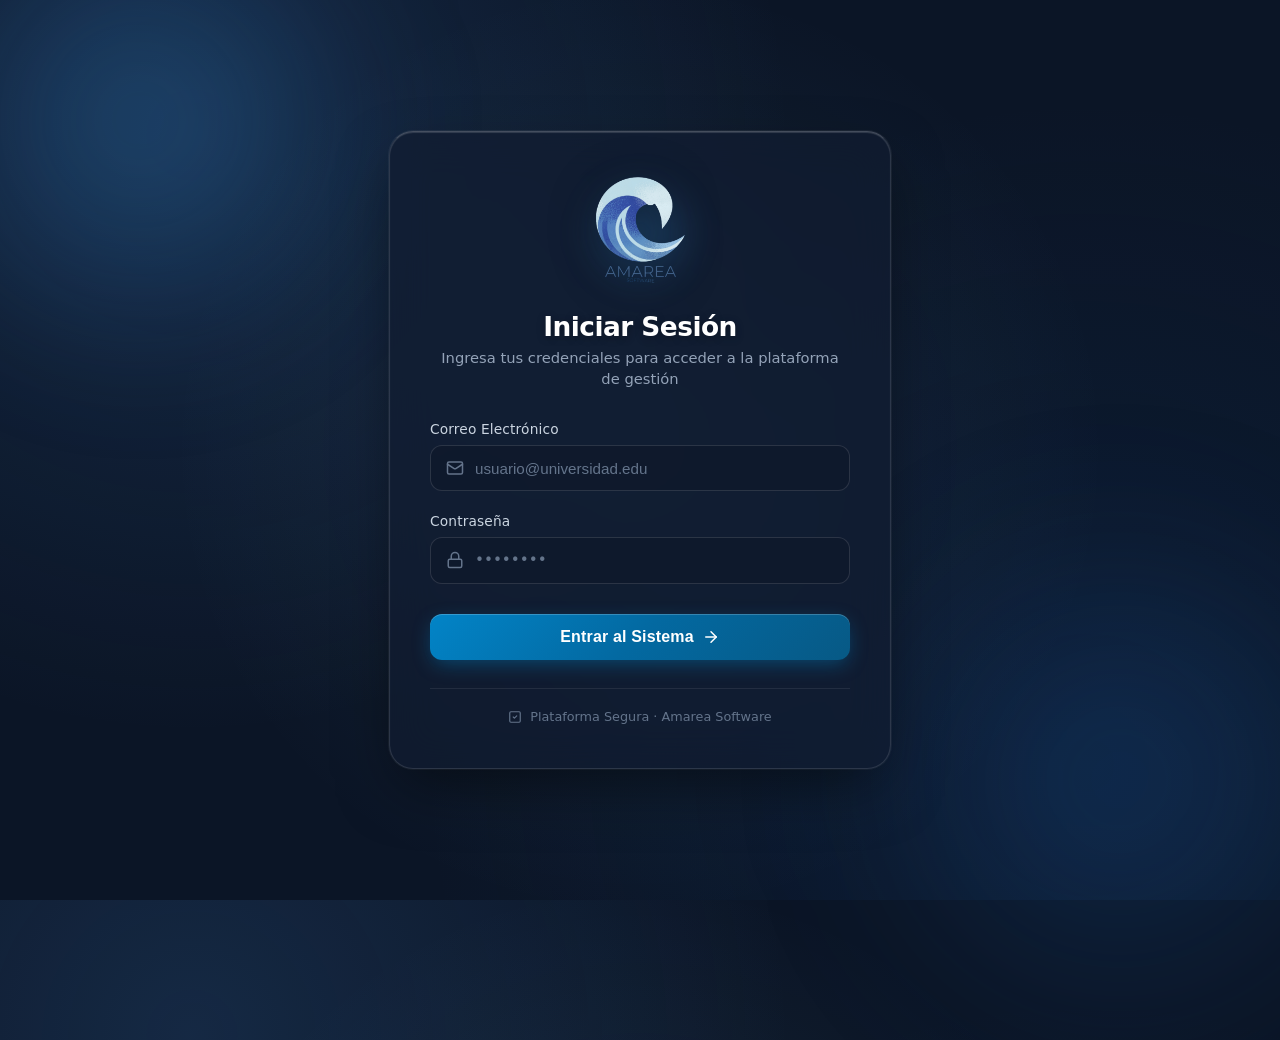
<file: src/main/resources/static/index.html>
<!DOCTYPE html>
<html lang="es">

<head>
    <meta charset="UTF-8">
    <meta name="viewport" content="width=device-width, initial-scale=1.0">
    <title>Iniciar Sesión - Centros de Acopio</title>
    <link rel="stylesheet" href="estilos.css">
</head>

<body class="login-page-body">

    <!-- Orbes ambientales con glow -->
    <div class="login-bg-glow-1"></div>
    <div class="login-bg-glow-2"></div>

    <div class="login-card">
        <div class="login-brand">
            <div class="login-logo-wrapper">
                <img src="logo.png" alt="Amarea Software" class="login-logo">
            </div>
            <h1 class="login-header-title">Iniciar Sesión</h1>
            <p class="login-header-subtitle">Ingresa tus credenciales para acceder a la plataforma de gestión</p>
        </div>

        <!-- Mensaje de error discreto y moderno para feedback del backend -->
        <div id="alertMessage" class="alert-error">
            <svg width="18" height="18" viewBox="0 0 24 24" fill="none" stroke="currentColor" stroke-width="2" stroke-linecap="round" stroke-linejoin="round">
                <circle cx="12" cy="12" r="10"></circle>
                <line x1="12" y1="8" x2="12" y2="12"></line>
                <line x1="12" y1="16" x2="12.01" y2="16"></line>
            </svg>
            <span id="alertText"></span>
        </div>

        <form id="loginForm">
            <div class="login-input-group">
                <label for="email" class="login-label">Correo Electrónico</label>
                <div class="login-field-box">
                    <span class="login-field-icon">
                        <svg width="18" height="18" viewBox="0 0 24 24" fill="none" stroke="currentColor" stroke-width="2" stroke-linecap="round" stroke-linejoin="round">
                            <rect width="20" height="16" x="2" y="4" rx="2"></rect>
                            <path d="m22 7-8.97 5.7a1.94 1.94 0 0 1-2.06 0L2 7"></path>
                        </svg>
                    </span>
                    <input type="email" id="email" class="login-input" placeholder="usuario@universidad.edu" required autocomplete="username">
                </div>
            </div>

            <div class="login-input-group">
                <label for="password" class="login-label">Contraseña</label>
                <div class="login-field-box">
                    <span class="login-field-icon">
                        <svg width="18" height="18" viewBox="0 0 24 24" fill="none" stroke="currentColor" stroke-width="2" stroke-linecap="round" stroke-linejoin="round">
                            <rect width="18" height="11" x="3" y="11" rx="2" ry="2"></rect>
                            <path d="M7 11V7a5 5 0 0 1 10 0v4"></path>
                        </svg>
                    </span>
                    <input autocomplete="current-password" type="password" id="password" class="login-input" placeholder="••••••••" required>
                </div>
            </div>

            <button type="submit" id="btnSubmit" class="btn-login">
                <span>Entrar al Sistema</span>
                <svg width="18" height="18" viewBox="0 0 24 24" fill="none" stroke="currentColor" stroke-width="2" stroke-linecap="round" stroke-linejoin="round">
                    <path d="M5 12h14"></path>
                    <path d="m12 5 7 7-7 7"></path>
                </svg>
            </button>
        </form>

        <div class="login-footer-info">
            <svg width="14" height="14" viewBox="0 0 24 24" fill="none" stroke="currentColor" stroke-width="2" stroke-linecap="round" stroke-linejoin="round">
                <rect width="18" height="18" x="3" y="3" rx="2"></rect>
                <path d="m9 12 2 2 4-4"></path>
            </svg>
            <span>Plataforma Segura · Amarea Software</span>
        </div>
    </div>

    <script>
        const loginForm = document.getElementById('loginForm');
        const emailInput = document.getElementById('email');
        const passwordInput = document.getElementById('password');
        const btnSubmit = document.getElementById('btnSubmit');
        const alertMessage = document.getElementById('alertMessage');
        const alertText = document.getElementById('alertText');

        function mostrarError(mensaje) {
            alertText.textContent = mensaje;
            alertMessage.style.display = 'flex';
        }

        function limpiarError() {
            alertMessage.style.display = 'none';
            alertText.textContent = '';
        }

        loginForm.addEventListener('submit', async (e) => {
            e.preventDefault();
            limpiarError();

            const email = emailInput.value.trim();
            const password = passwordInput.value;

            if (!email || !password) {
                mostrarError('Por favor completa todos los campos requeridos.');
                return;
            }

            btnSubmit.disabled = true;
            btnSubmit.textContent = 'Verificando...';

            try {
                const response = await fetch('/api/auth/login', {
                    method: 'POST',
                    headers: {
                        'Content-Type': 'application/json'
                    },
                    body: JSON.stringify({ email, password })
                });

                if (!response.ok) {
                    let mensajeError = 'Credenciales incorrectas o usuario no encontrado.';
                    try {
                        const errorData = await response.json();
                        if (errorData && errorData.mensaje) {
                            mensajeError = errorData.mensaje;
                        }
                    } catch (parseErr) {
                        // Respuesta sin formato JSON
                    }
                    mostrarError(mensajeError);
                    btnSubmit.disabled = false;
                    btnSubmit.textContent = 'Entrar al Sistema';
                    return;
                }

                const data = await response.json();

                // Persistir sesión del usuario
                const rolEnMinuscula = (data.rol || '').toLowerCase();
                sessionStorage.setItem('rolActivo', rolEnMinuscula);
                sessionStorage.setItem('usuarioId', data.id);
                sessionStorage.setItem('usuarioNombre', data.nombre);
                sessionStorage.setItem('email', data.email);
                sessionStorage.setItem('usuarioEmail', data.email);
                sessionStorage.setItem('usuarioActivo', JSON.stringify(data));
                if (data.centroId) {
                    sessionStorage.setItem('centroId', data.centroId);
                    sessionStorage.setItem('centroNombre', data.centroNombre || '');
                    sessionStorage.setItem('tieneCentroAsignado', 'true');
                } else {
                    sessionStorage.removeItem('centroId');
                    sessionStorage.removeItem('centroNombre');
                    sessionStorage.setItem('tieneCentroAsignado', 'false');
                }
                if (data.institucionId) {
                    sessionStorage.setItem('institucionId', data.institucionId);
                    sessionStorage.setItem('institucionNombre', data.institucionNombre || '');
                }

                // Redirección inmediata al Menú Principal
                window.location.href = 'menu.html';

            } catch (networkError) {
                console.error('Error de conexión:', networkError);
                mostrarError('No se pudo conectar con el servidor backend. Verifica tu conexión.');
                btnSubmit.disabled = false;
                btnSubmit.textContent = 'Entrar al Sistema';
            }
        });
    </script>
</body>

</html>
</file>
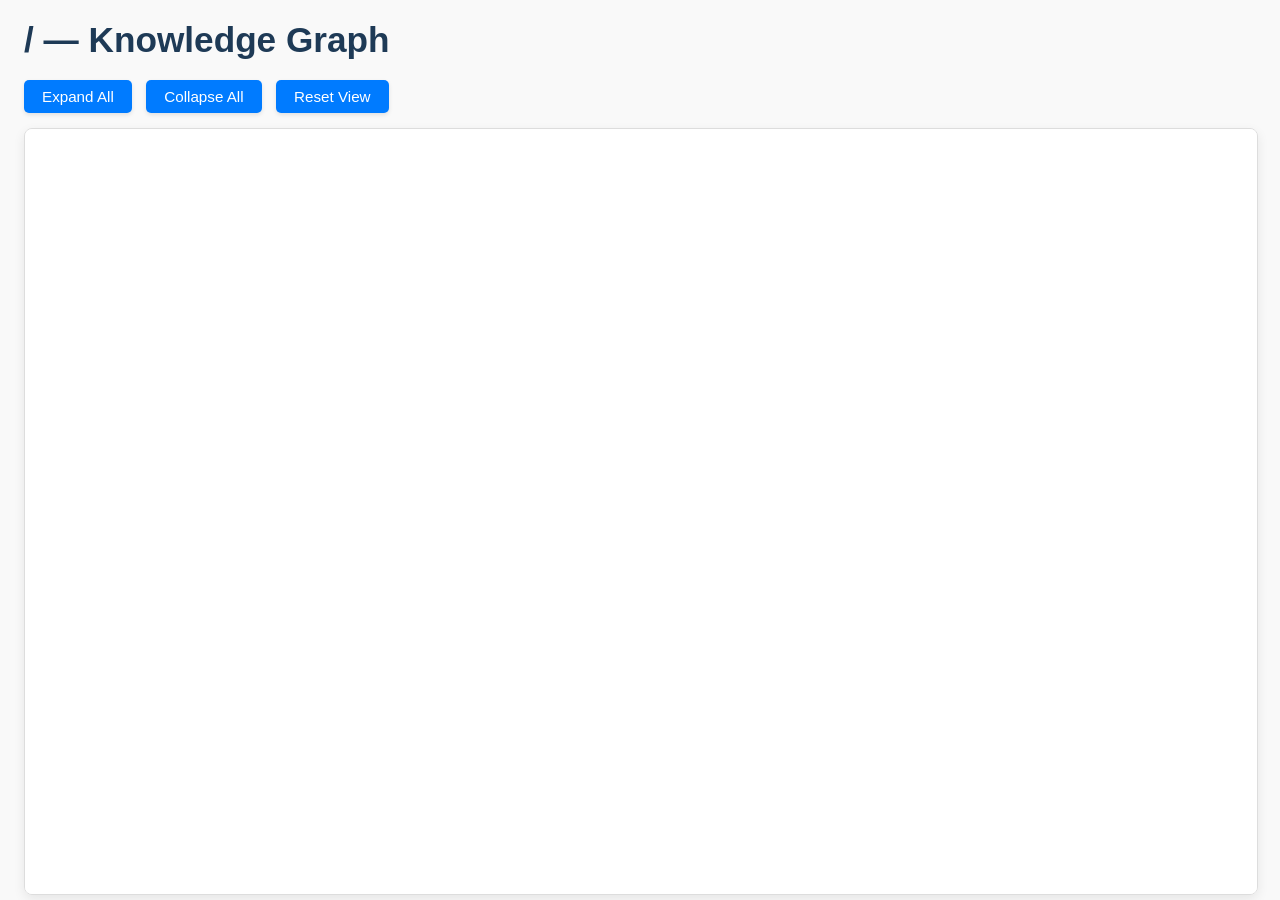
<file: graphify-out/GRAPH_TREE.html>
<!DOCTYPE html>
<html lang="en">
<head>
  <meta charset="UTF-8">
  <title>/ — graphify tree viewer</title>
  <style>
    body {
      font-family: 'Segoe UI', sans-serif;
      margin: 0;
      padding: 0;
      background: #f9f9f9;
      color: #333;
    }
    h1 {
      margin: 20px 0 0 24px;
      font-size: 2.2rem;
      font-weight: bold;
      color: #1e3a56;
    }
    .controls {
      margin: 20px 0 15px 24px;
    }
    button {
      margin-right: 10px;
      padding: 8px 18px;
      background: #007bff;
      color: #fff;
      border: none;
      border-radius: 5px;
      font-size: 0.95rem;
      cursor: pointer;
      transition: background 0.2s ease-in-out;
      box-shadow: 0 2px 4px rgba(0,0,0,0.1);
    }
    button:hover {
      background: #0056b3;
    }
    button:active {
      background: #004085;
    }
    #tree-container {
      width: calc(100vw - 48px); /* Adjust for body margin/padding */
      height: 85vh;
      overflow: auto;
      border-radius: 8px;
      background: #fff;
      margin-left: 24px;
      margin-right: 24px;
      box-shadow: 0 4px 12px rgba(0,0,0,0.08);
      border: 1px solid #ddd;
    }
    svg {
      background: #fff;
      border-radius: 8px;
      display: block; /* Important for D3 */
    }
    .node circle {
      stroke-width: 2.5px;
    }
    .node text { /* Base style for the <text> container */
      font: 13px 'Segoe UI', sans-serif;
      paint-order: stroke fill; /* Ensures text is readable over lines */
      stroke: #fff; /* White halo */
      stroke-width: 3px; /* Halo thickness */
      stroke-linejoin: round;
      stroke-opacity: 0.85; /* Halo opacity */
    }
    .link {
      fill: none;
      stroke-opacity: 0.7;
      stroke-width: 2px;
    }
  </style>
</head>
<body>
  <h1>/ — Knowledge Graph</h1>
  <div class="controls">
    <button onclick="expandAll()">Expand All</button>
    <button onclick="collapseAll()">Collapse All</button>
    <button onclick="resetView()">Reset View</button>
  </div>
  <div id="tree-container">
    <svg id="tree-svg" width="6000" height="8000"></svg>
  </div>

  <script src="https://d3js.org/d3.v7.min.js"></script>
  <script>
    const initialJsonData = {"name":"/","total_count":659,"children":[{"name":"mvnw","total_count":9,"children":[{"name":"clean()","total_count":1,"children":[]},{"name":"die()","total_count":1,"children":[]},{"name":"exec_maven()","total_count":1,"children":[]},{"name":"hash_string()","total_count":1,"children":[]},{"name":"mvnw script","total_count":1,"children":[]},{"name":"native_path()","total_count":1,"children":[]},{"name":"set_java_home()","total_count":1,"children":[]},{"name":"trim()","total_count":1,"children":[]},{"name":"verbose()","total_count":1,"children":[]}]},{"name":"pom.xml","total_count":1,"children":[{"name":"com.hackaton:prog","total_count":1,"children":[]}]},{"name":"src","total_count":649,"children":[{"name":"main","total_count":630,"children":[{"name":"java","total_count":630,"children":[{"name":"com","total_count":630,"children":[{"name":"hackaton","total_count":630,"children":[{"name":"prog","total_count":630,"children":[{"name":"controller","total_count":23,"children":[{"name":"AuthController.java","total_count":3,"children":[{"name":".AuthController()","total_count":1,"children":[]},{"name":".login()","total_count":1,"children":[]},{"name":"AuthController","total_count":1,"children":[]}]},{"name":"CoordinadorController.java","total_count":6,"children":[{"name":".CoordinadorController()","total_count":1,"children":[]},{"name":".guardarCampania()","total_count":1,"children":[]},{"name":".obtenerCatalogos()","total_count":1,"children":[]},{"name":".obtenerDashboard()","total_count":1,"children":[]},{"name":".registrarCentro()","total_count":1,"children":[]},{"name":"CoordinadorController","total_count":1,"children":[]}]},{"name":"EncargadoController.java","total_count":5,"children":[{"name":".EncargadoController()","total_count":1,"children":[]},{"name":".obtenerCatalogos()","total_count":1,"children":[]},{"name":".obtenerDashboard()","total_count":1,"children":[]},{"name":".registrarMovimiento()","total_count":1,"children":[]},{"name":"EncargadoController","total_count":1,"children":[]}]},{"name":"MenuController.java","total_count":4,"children":[{"name":".MenuController()","total_count":1,"children":[]},{"name":".obtenerContexto()","total_count":1,"children":[]},{"name":".validarAcceso()","total_count":1,"children":[]},{"name":"MenuController","total_count":1,"children":[]}]},{"name":"RecepcionController.java","total_count":5,"children":[{"name":".listarArticulos()","total_count":1,"children":[]},{"name":".obtenerResumen()","total_count":1,"children":[]},{"name":".RecepcionController()","total_count":1,"children":[]},{"name":".registrarDonacion()","total_count":1,"children":[]},{"name":"RecepcionController","total_count":1,"children":[]}]}]},{"name":"dto","total_count":277,"children":[{"name":"ArticuloItemDTO.java","total_count":10,"children":[{"name":".ArticuloItemDTO()","total_count":1,"children":[]},{"name":".getCategoria()","total_count":1,"children":[]},{"name":".getId()","total_count":1,"children":[]},{"name":".getNombre()","total_count":1,"children":[]},{"name":".getUnidad()","total_count":1,"children":[]},{"name":".setCategoria()","total_count":1,"children":[]},{"name":".setId()","total_count":1,"children":[]},{"name":".setNombre()","total_count":1,"children":[]},{"name":".setUnidad()","total_count":1,"children":[]},{"name":"ArticuloItemDTO","total_count":1,"children":[]}]},{"name":"ArticuloStockDTO.java","total_count":12,"children":[{"name":".ArticuloStockDTO()","total_count":1,"children":[]},{"name":".getCategoria()","total_count":1,"children":[]},{"name":".getId()","total_count":1,"children":[]},{"name":".getNombre()","total_count":1,"children":[]},{"name":".getStock()","total_count":1,"children":[]},{"name":".getUnidad()","total_count":1,"children":[]},{"name":".setCategoria()","total_count":1,"children":[]},{"name":".setId()","total_count":1,"children":[]},{"name":".setNombre()","total_count":1,"children":[]},{"name":".setStock()","total_count":1,"children":[]},{"name":".setUnidad()","total_count":1,"children":[]},{"name":"ArticuloStockDTO","total_count":1,"children":[]}]},{"name":"CatalogosCoordinadorDTO.java","total_count":6,"children":[{"name":".CatalogosCoordinadorDTO()","total_count":1,"children":[]},{"name":".getCampanias()","total_count":1,"children":[]},{"name":".getEncargados()","total_count":1,"children":[]},{"name":".setCampanias()","total_count":1,"children":[]},{"name":".setEncargados()","total_count":1,"children":[]},{"name":"CatalogosCoordinadorDTO","total_count":1,"children":[]}]},{"name":"CatalogosEncargadoDTO.java","total_count":14,"children":[{"name":".CatalogosEncargadoDTO()","total_count":1,"children":[]},{"name":".getArticulos()","total_count":1,"children":[]},{"name":".getCampaniaId()","total_count":1,"children":[]},{"name":".getCampaniaNombre()","total_count":1,"children":[]},{"name":".getCentroId()","total_count":1,"children":[]},{"name":".getCentrosDestino()","total_count":1,"children":[]},{"name":".getInstituciones()","total_count":1,"children":[]},{"name":".setArticulos()","total_count":1,"children":[]},{"name":".setCampaniaId()","total_count":1,"children":[]},{"name":".setCampaniaNombre()","total_count":1,"children":[]},{"name":".setCentroId()","total_count":1,"children":[]},{"name":".setCentrosDestino()","total_count":1,"children":[]},{"name":".setInstituciones()","total_count":1,"children":[]},{"name":"CatalogosEncargadoDTO","total_count":1,"children":[]}]},{"name":"CentroComparativaDTO.java","total_count":10,"children":[{"name":".CentroComparativaDTO()","total_count":1,"children":[]},{"name":".getEncargado()","total_count":1,"children":[]},{"name":".getId()","total_count":1,"children":[]},{"name":".getNombre()","total_count":1,"children":[]},{"name":".getStock()","total_count":1,"children":[]},{"name":".setEncargado()","total_count":1,"children":[]},{"name":".setId()","total_count":1,"children":[]},{"name":".setNombre()","total_count":1,"children":[]},{"name":".setStock()","total_count":1,"children":[]},{"name":"CentroComparativaDTO","total_count":1,"children":[]}]},{"name":"DashboardCentroDTO.java","total_count":18,"children":[{"name":".DashboardCentroDTO()","total_count":1,"children":[]},{"name":".getCampaniaId()","total_count":1,"children":[]},{"name":".getCampaniaNombre()","total_count":1,"children":[]},{"name":".getCentroId()","total_count":1,"children":[]},{"name":".getCentroNombre()","total_count":1,"children":[]},{"name":".getHistorial()","total_count":1,"children":[]},{"name":".getMetaCampania()","total_count":1,"children":[]},{"name":".getStockTotal()","total_count":1,"children":[]},{"name":".getTotalMermasMes()","total_count":1,"children":[]},{"name":".setCampaniaId()","total_count":1,"children":[]},{"name":".setCampaniaNombre()","total_count":1,"children":[]},{"name":".setCentroId()","total_count":1,"children":[]},{"name":".setCentroNombre()","total_count":1,"children":[]},{"name":".setHistorial()","total_count":1,"children":[]},{"name":".setMetaCampania()","total_count":1,"children":[]},{"name":".setStockTotal()","total_count":1,"children":[]},{"name":".setTotalMermasMes()","total_count":1,"children":[]},{"name":"DashboardCentroDTO","total_count":1,"children":[]}]},{"name":"DashboardGlobalDTO.java","total_count":16,"children":[{"name":".DashboardGlobalDTO()","total_count":1,"children":[]},{"name":".getArticuloMasDonado()","total_count":1,"children":[]},{"name":".getCampaniaNombre()","total_count":1,"children":[]},{"name":".getCentros()","total_count":1,"children":[]},{"name":".getCentrosActivos()","total_count":1,"children":[]},{"name":".getMermaTotal()","total_count":1,"children":[]},{"name":".getMetaCampania()","total_count":1,"children":[]},{"name":".getStockGlobal()","total_count":1,"children":[]},{"name":".setArticuloMasDonado()","total_count":1,"children":[]},{"name":".setCampaniaNombre()","total_count":1,"children":[]},{"name":".setCentros()","total_count":1,"children":[]},{"name":".setCentrosActivos()","total_count":1,"children":[]},{"name":".setMermaTotal()","total_count":1,"children":[]},{"name":".setMetaCampania()","total_count":1,"children":[]},{"name":".setStockGlobal()","total_count":1,"children":[]},{"name":"DashboardGlobalDTO","total_count":1,"children":[]}]},{"name":"ErrorResponse.java","total_count":10,"children":[{"name":".ErrorResponse()","total_count":1,"children":[]},{"name":".getError()","total_count":1,"children":[]},{"name":".getMensaje()","total_count":1,"children":[]},{"name":".getStatus()","total_count":1,"children":[]},{"name":".getTimestamp()","total_count":1,"children":[]},{"name":".setError()","total_count":1,"children":[]},{"name":".setMensaje()","total_count":1,"children":[]},{"name":".setStatus()","total_count":1,"children":[]},{"name":".setTimestamp()","total_count":1,"children":[]},{"name":"ErrorResponse","total_count":1,"children":[]}]},{"name":"GuardarCampaniaRequest.java","total_count":14,"children":[{"name":".getActivo()","total_count":1,"children":[]},{"name":".getDescripcion()","total_count":1,"children":[]},{"name":".getFechaFin()","total_count":1,"children":[]},{"name":".getFechaInicio()","total_count":1,"children":[]},{"name":".getMetaUnidades()","total_count":1,"children":[]},{"name":".getNombre()","total_count":1,"children":[]},{"name":".GuardarCampaniaRequest()","total_count":1,"children":[]},{"name":".setActivo()","total_count":1,"children":[]},{"name":".setDescripcion()","total_count":1,"children":[]},{"name":".setFechaFin()","total_count":1,"children":[]},{"name":".setFechaInicio()","total_count":1,"children":[]},{"name":".setMetaUnidades()","total_count":1,"children":[]},{"name":".setNombre()","total_count":1,"children":[]},{"name":"GuardarCampaniaRequest","total_count":1,"children":[]}]},{"name":"GuardarCentroRequest.java","total_count":18,"children":[{"name":".getActivo()","total_count":1,"children":[]},{"name":".getCampaniaId()","total_count":1,"children":[]},{"name":".getEncargadoId()","total_count":1,"children":[]},{"name":".getInstitucion()","total_count":1,"children":[]},{"name":".getLatitud()","total_count":1,"children":[]},{"name":".getLongitud()","total_count":1,"children":[]},{"name":".getNombre()","total_count":1,"children":[]},{"name":".getUbicacion()","total_count":1,"children":[]},{"name":".GuardarCentroRequest()","total_count":1,"children":[]},{"name":".setActivo()","total_count":1,"children":[]},{"name":".setCampaniaId()","total_count":1,"children":[]},{"name":".setEncargadoId()","total_count":1,"children":[]},{"name":".setInstitucion()","total_count":1,"children":[]},{"name":".setLatitud()","total_count":1,"children":[]},{"name":".setLongitud()","total_count":1,"children":[]},{"name":".setNombre()","total_count":1,"children":[]},{"name":".setUbicacion()","total_count":1,"children":[]},{"name":"GuardarCentroRequest","total_count":1,"children":[]}]},{"name":"LoginRequest.java","total_count":6,"children":[{"name":".getEmail()","total_count":1,"children":[]},{"name":".getPassword()","total_count":1,"children":[]},{"name":".LoginRequest()","total_count":1,"children":[]},{"name":".setEmail()","total_count":1,"children":[]},{"name":".setPassword()","total_count":1,"children":[]},{"name":"LoginRequest","total_count":1,"children":[]}]},{"name":"LoginResponse.java","total_count":18,"children":[{"name":".getCentroId()","total_count":1,"children":[]},{"name":".getCentroNombre()","total_count":1,"children":[]},{"name":".getEmail()","total_count":1,"children":[]},{"name":".getId()","total_count":1,"children":[]},{"name":".getInstitucionId()","total_count":1,"children":[]},{"name":".getInstitucionNombre()","total_count":1,"children":[]},{"name":".getNombre()","total_count":1,"children":[]},{"name":".getRol()","total_count":1,"children":[]},{"name":".LoginResponse()","total_count":1,"children":[]},{"name":".setCentroId()","total_count":1,"children":[]},{"name":".setCentroNombre()","total_count":1,"children":[]},{"name":".setEmail()","total_count":1,"children":[]},{"name":".setId()","total_count":1,"children":[]},{"name":".setInstitucionId()","total_count":1,"children":[]},{"name":".setInstitucionNombre()","total_count":1,"children":[]},{"name":".setNombre()","total_count":1,"children":[]},{"name":".setRol()","total_count":1,"children":[]},{"name":"LoginResponse","total_count":1,"children":[]}]},{"name":"MovimientoHistorialDTO.java","total_count":18,"children":[{"name":".getArticuloNombre()","total_count":1,"children":[]},{"name":".getAutor()","total_count":1,"children":[]},{"name":".getCantidad()","total_count":1,"children":[]},{"name":".getDetalle()","total_count":1,"children":[]},{"name":".getFecha()","total_count":1,"children":[]},{"name":".getId()","total_count":1,"children":[]},{"name":".getTipo()","total_count":1,"children":[]},{"name":".getUnidad()","total_count":1,"children":[]},{"name":".MovimientoHistorialDTO()","total_count":1,"children":[]},{"name":".setArticuloNombre()","total_count":1,"children":[]},{"name":".setAutor()","total_count":1,"children":[]},{"name":".setCantidad()","total_count":1,"children":[]},{"name":".setDetalle()","total_count":1,"children":[]},{"name":".setFecha()","total_count":1,"children":[]},{"name":".setId()","total_count":1,"children":[]},{"name":".setTipo()","total_count":1,"children":[]},{"name":".setUnidad()","total_count":1,"children":[]},{"name":"MovimientoHistorialDTO","total_count":1,"children":[]}]},{"name":"OpcionSimpleDTO.java","total_count":6,"children":[{"name":".getId()","total_count":1,"children":[]},{"name":".getNombre()","total_count":1,"children":[]},{"name":".OpcionSimpleDTO()","total_count":1,"children":[]},{"name":".setId()","total_count":1,"children":[]},{"name":".setNombre()","total_count":1,"children":[]},{"name":"OpcionSimpleDTO","total_count":1,"children":[]}]},{"name":"RecepcionRequestDTO.java","total_count":24,"children":[{"name":".getArticuloId()","total_count":1,"children":[]},{"name":".getArticuloNombre()","total_count":1,"children":[]},{"name":".getCampaniaId()","total_count":1,"children":[]},{"name":".getCantidad()","total_count":1,"children":[]},{"name":".getCategoria()","total_count":1,"children":[]},{"name":".getCentroId()","total_count":1,"children":[]},{"name":".getDonanteContacto()","total_count":1,"children":[]},{"name":".getDonanteNombre()","total_count":1,"children":[]},{"name":".getEsAnonimo()","total_count":1,"children":[]},{"name":".getUnidad()","total_count":1,"children":[]},{"name":".getUsuarioId()","total_count":1,"children":[]},{"name":".RecepcionRequestDTO()","total_count":1,"children":[]},{"name":".setArticuloId()","total_count":1,"children":[]},{"name":".setArticuloNombre()","total_count":1,"children":[]},{"name":".setCampaniaId()","total_count":1,"children":[]},{"name":".setCantidad()","total_count":1,"children":[]},{"name":".setCategoria()","total_count":1,"children":[]},{"name":".setCentroId()","total_count":1,"children":[]},{"name":".setDonanteContacto()","total_count":1,"children":[]},{"name":".setDonanteNombre()","total_count":1,"children":[]},{"name":".setEsAnonimo()","total_count":1,"children":[]},{"name":".setUnidad()","total_count":1,"children":[]},{"name":".setUsuarioId()","total_count":1,"children":[]},{"name":"RecepcionRequestDTO","total_count":1,"children":[]}]},{"name":"RecepcionResponseDTO.java","total_count":15,"children":[{"name":".error()","total_count":1,"children":[]},{"name":".getCantidadRecibida()","total_count":1,"children":[]},{"name":".getMensaje()","total_count":1,"children":[]},{"name":".getMovimientoId()","total_count":1,"children":[]},{"name":".getStockActual()","total_count":1,"children":[]},{"name":".getTipo()","total_count":1,"children":[]},{"name":".isExito()","total_count":1,"children":[]},{"name":".RecepcionResponseDTO()","total_count":1,"children":[]},{"name":".setCantidadRecibida()","total_count":1,"children":[]},{"name":".setExito()","total_count":1,"children":[]},{"name":".setMensaje()","total_count":1,"children":[]},{"name":".setMovimientoId()","total_count":1,"children":[]},{"name":".setStockActual()","total_count":1,"children":[]},{"name":".setTipo()","total_count":1,"children":[]},{"name":"RecepcionResponseDTO","total_count":1,"children":[]}]},{"name":"RegistroMovimientoRequest.java","total_count":24,"children":[{"name":".getArticuloId()","total_count":1,"children":[]},{"name":".getCampaniaId()","total_count":1,"children":[]},{"name":".getCantidad()","total_count":1,"children":[]},{"name":".getCentroDestinoId()","total_count":1,"children":[]},{"name":".getCentroId()","total_count":1,"children":[]},{"name":".getEsPositivo()","total_count":1,"children":[]},{"name":".getInstitucionId()","total_count":1,"children":[]},{"name":".getMotivo()","total_count":1,"children":[]},{"name":".getMotivoDetalle()","total_count":1,"children":[]},{"name":".getTipo()","total_count":1,"children":[]},{"name":".getUsuarioId()","total_count":1,"children":[]},{"name":".RegistroMovimientoRequest()","total_count":1,"children":[]},{"name":".setArticuloId()","total_count":1,"children":[]},{"name":".setCampaniaId()","total_count":1,"children":[]},{"name":".setCantidad()","total_count":1,"children":[]},{"name":".setCentroDestinoId()","total_count":1,"children":[]},{"name":".setCentroId()","total_count":1,"children":[]},{"name":".setEsPositivo()","total_count":1,"children":[]},{"name":".setInstitucionId()","total_count":1,"children":[]},{"name":".setMotivo()","total_count":1,"children":[]},{"name":".setMotivoDetalle()","total_count":1,"children":[]},{"name":".setTipo()","total_count":1,"children":[]},{"name":".setUsuarioId()","total_count":1,"children":[]},{"name":"RegistroMovimientoRequest","total_count":1,"children":[]}]},{"name":"ResumenRecepcionDTO.java","total_count":16,"children":[{"name":".getCampaniaId()","total_count":1,"children":[]},{"name":".getCampaniaNombre()","total_count":1,"children":[]},{"name":".getCentroId()","total_count":1,"children":[]},{"name":".getCentroNombre()","total_count":1,"children":[]},{"name":".getMetaTotal()","total_count":1,"children":[]},{"name":".getPorcentajeAvance()","total_count":1,"children":[]},{"name":".getStockActual()","total_count":1,"children":[]},{"name":".ResumenRecepcionDTO()","total_count":1,"children":[]},{"name":".setCampaniaId()","total_count":1,"children":[]},{"name":".setCampaniaNombre()","total_count":1,"children":[]},{"name":".setCentroId()","total_count":1,"children":[]},{"name":".setCentroNombre()","total_count":1,"children":[]},{"name":".setMetaTotal()","total_count":1,"children":[]},{"name":".setPorcentajeAvance()","total_count":1,"children":[]},{"name":".setStockActual()","total_count":1,"children":[]},{"name":"ResumenRecepcionDTO","total_count":1,"children":[]}]},{"name":"UsuarioContextoDTO.java","total_count":22,"children":[{"name":".getCentroId()","total_count":1,"children":[]},{"name":".getCentroNombre()","total_count":1,"children":[]},{"name":".getEmail()","total_count":1,"children":[]},{"name":".getId()","total_count":1,"children":[]},{"name":".getInstitucionId()","total_count":1,"children":[]},{"name":".getInstitucionNombre()","total_count":1,"children":[]},{"name":".getModulosPermitidos()","total_count":1,"children":[]},{"name":".getNombre()","total_count":1,"children":[]},{"name":".getRol()","total_count":1,"children":[]},{"name":".isActivo()","total_count":1,"children":[]},{"name":".setActivo()","total_count":1,"children":[]},{"name":".setCentroId()","total_count":1,"children":[]},{"name":".setCentroNombre()","total_count":1,"children":[]},{"name":".setEmail()","total_count":1,"children":[]},{"name":".setId()","total_count":1,"children":[]},{"name":".setInstitucionId()","total_count":1,"children":[]},{"name":".setInstitucionNombre()","total_count":1,"children":[]},{"name":".setModulosPermitidos()","total_count":1,"children":[]},{"name":".setNombre()","total_count":1,"children":[]},{"name":".setRol()","total_count":1,"children":[]},{"name":".UsuarioContextoDTO()","total_count":1,"children":[]},{"name":"UsuarioContextoDTO","total_count":1,"children":[]}]}]},{"name":"exception","total_count":20,"children":[{"name":"AccesoDenegadoException.java","total_count":2,"children":[{"name":".AccesoDenegadoException()","total_count":1,"children":[]},{"name":"AccesoDenegadoException","total_count":1,"children":[]}]},{"name":"CredencialesInvalidasException.java","total_count":2,"children":[{"name":".CredencialesInvalidasException()","total_count":1,"children":[]},{"name":"CredencialesInvalidasException","total_count":1,"children":[]}]},{"name":"CuentaInactivaException.java","total_count":2,"children":[{"name":".CuentaInactivaException()","total_count":1,"children":[]},{"name":"CuentaInactivaException","total_count":1,"children":[]}]},{"name":"GlobalExceptionHandler.java","total_count":8,"children":[{"name":".manejarAccesoDenegado()","total_count":1,"children":[]},{"name":".manejarCredencialesInvalidas()","total_count":1,"children":[]},{"name":".manejarCuentaInactiva()","total_count":1,"children":[]},{"name":".manejarGeneral()","total_count":1,"children":[]},{"name":".manejarIllegalArgument()","total_count":1,"children":[]},{"name":".manejarStockInsuficiente()","total_count":1,"children":[]},{"name":".manejarUsuarioNoEncontrado()","total_count":1,"children":[]},{"name":"GlobalExceptionHandler","total_count":1,"children":[]}]},{"name":"StockInsuficienteException.java","total_count":4,"children":[{"name":".getCantidadRequerida()","total_count":1,"children":[]},{"name":".getStockDisponible()","total_count":1,"children":[]},{"name":".StockInsuficienteException()","total_count":1,"children":[]},{"name":"StockInsuficienteException","total_count":1,"children":[]}]},{"name":"UsuarioNoEncontradoException.java","total_count":2,"children":[{"name":".UsuarioNoEncontradoException()","total_count":1,"children":[]},{"name":"UsuarioNoEncontradoException","total_count":1,"children":[]}]}]},{"name":"model","total_count":214,"children":[{"name":"Articulo.java","total_count":10,"children":[{"name":".Articulo()","total_count":1,"children":[]},{"name":".getCategoria()","total_count":1,"children":[]},{"name":".getId()","total_count":1,"children":[]},{"name":".getNombre()","total_count":1,"children":[]},{"name":".getUnidad()","total_count":1,"children":[]},{"name":".setCategoria()","total_count":1,"children":[]},{"name":".setId()","total_count":1,"children":[]},{"name":".setNombre()","total_count":1,"children":[]},{"name":".setUnidad()","total_count":1,"children":[]},{"name":"Articulo","total_count":1,"children":[]}]},{"name":"Campania.java","total_count":18,"children":[{"name":".Campania()","total_count":1,"children":[]},{"name":".getActivo()","total_count":1,"children":[]},{"name":".getDescripcion()","total_count":1,"children":[]},{"name":".getFechaFin()","total_count":1,"children":[]},{"name":".getFechaInicio()","total_count":1,"children":[]},{"name":".getId()","total_count":1,"children":[]},{"name":".getLider()","total_count":1,"children":[]},{"name":".getMetaUnidades()","total_count":1,"children":[]},{"name":".getNombre()","total_count":1,"children":[]},{"name":".setActivo()","total_count":1,"children":[]},{"name":".setDescripcion()","total_count":1,"children":[]},{"name":".setFechaFin()","total_count":1,"children":[]},{"name":".setFechaInicio()","total_count":1,"children":[]},{"name":".setId()","total_count":1,"children":[]},{"name":".setLider()","total_count":1,"children":[]},{"name":".setMetaUnidades()","total_count":1,"children":[]},{"name":".setNombre()","total_count":1,"children":[]},{"name":"Campania","total_count":1,"children":[]}]},{"name":"Centro.java","total_count":12,"children":[{"name":".Centro()","total_count":1,"children":[]},{"name":".getActivo()","total_count":1,"children":[]},{"name":".getId()","total_count":1,"children":[]},{"name":".getInstitucion()","total_count":1,"children":[]},{"name":".getNombre()","total_count":1,"children":[]},{"name":".getUbicacion()","total_count":1,"children":[]},{"name":".setActivo()","total_count":1,"children":[]},{"name":".setId()","total_count":1,"children":[]},{"name":".setInstitucion()","total_count":1,"children":[]},{"name":".setNombre()","total_count":1,"children":[]},{"name":".setUbicacion()","total_count":1,"children":[]},{"name":"Centro","total_count":1,"children":[]}]},{"name":"CentroCampania.java","total_count":10,"children":[{"name":".CentroCampania()","total_count":1,"children":[]},{"name":".getActivo()","total_count":1,"children":[]},{"name":".getCampania()","total_count":1,"children":[]},{"name":".getCentro()","total_count":1,"children":[]},{"name":".getId()","total_count":1,"children":[]},{"name":".setActivo()","total_count":1,"children":[]},{"name":".setCampania()","total_count":1,"children":[]},{"name":".setCentro()","total_count":1,"children":[]},{"name":".setId()","total_count":1,"children":[]},{"name":"CentroCampania","total_count":1,"children":[]}]},{"name":"CentroCampaniaId.java","total_count":8,"children":[{"name":".CentroCampaniaId()","total_count":1,"children":[]},{"name":".equals()","total_count":1,"children":[]},{"name":".getIdCampania()","total_count":1,"children":[]},{"name":".getIdCentro()","total_count":1,"children":[]},{"name":".hashCode()","total_count":1,"children":[]},{"name":".setIdCampania()","total_count":1,"children":[]},{"name":".setIdCentro()","total_count":1,"children":[]},{"name":"CentroCampaniaId","total_count":1,"children":[]}]},{"name":"converter","total_count":19,"children":[{"name":"EnumsConverters.java","total_count":19,"children":[{"name":".convertToDatabaseColumn()","total_count":1,"children":[]},{"name":".convertToDatabaseColumn()","total_count":1,"children":[]},{"name":".convertToDatabaseColumn()","total_count":1,"children":[]},{"name":".convertToDatabaseColumn()","total_count":1,"children":[]},{"name":".convertToDatabaseColumn()","total_count":1,"children":[]},{"name":".convertToDatabaseColumn()","total_count":1,"children":[]},{"name":".convertToEntityAttribute()","total_count":1,"children":[]},{"name":".convertToEntityAttribute()","total_count":1,"children":[]},{"name":".convertToEntityAttribute()","total_count":1,"children":[]},{"name":".convertToEntityAttribute()","total_count":1,"children":[]},{"name":".convertToEntityAttribute()","total_count":1,"children":[]},{"name":".convertToEntityAttribute()","total_count":1,"children":[]},{"name":"CategoriaArticuloConverter","total_count":1,"children":[]},{"name":"EnumsConverters","total_count":1,"children":[]},{"name":"EstadoTransferenciaConverter","total_count":1,"children":[]},{"name":"MotivoMovimientoConverter","total_count":1,"children":[]},{"name":"RolUsuarioConverter","total_count":1,"children":[]},{"name":"TipoMovimientoConverter","total_count":1,"children":[]},{"name":"UnidadMedidaConverter","total_count":1,"children":[]}]}]},{"name":"Donante.java","total_count":6,"children":[{"name":".Donante()","total_count":1,"children":[]},{"name":".getId()","total_count":1,"children":[]},{"name":".getNombre()","total_count":1,"children":[]},{"name":".setId()","total_count":1,"children":[]},{"name":".setNombre()","total_count":1,"children":[]},{"name":"Donante","total_count":1,"children":[]}]},{"name":"enums","total_count":52,"children":[{"name":"CategoriaArticulo.java","total_count":9,"children":[{"name":"CategoriaArticulo","total_count":1,"children":[]},{"name":"desdeValorDb()","total_count":1,"children":[]},{"name":"getValorDb()","total_count":1,"children":[]},{"name":"LIMPIEZA","total_count":1,"children":[]},{"name":"MEDICAMENTO","total_count":1,"children":[]},{"name":"NO_PERECEDERO","total_count":1,"children":[]},{"name":"OTRO","total_count":1,"children":[]},{"name":"PERECEDERO","total_count":1,"children":[]},{"name":"ROPA","total_count":1,"children":[]}]},{"name":"EstadoTransferencia.java","total_count":6,"children":[{"name":"CANCELADA","total_count":1,"children":[]},{"name":"COMPLETADA","total_count":1,"children":[]},{"name":"desdeValorDb()","total_count":1,"children":[]},{"name":"EstadoTransferencia","total_count":1,"children":[]},{"name":"getValorDb()","total_count":1,"children":[]},{"name":"PENDIENTE","total_count":1,"children":[]}]},{"name":"MotivoMovimiento.java","total_count":9,"children":[{"name":"CADUCIDAD","total_count":1,"children":[]},{"name":"CORRECCION_CONTEO","total_count":1,"children":[]},{"name":"DANO","total_count":1,"children":[]},{"name":"desdeValorDb()","total_count":1,"children":[]},{"name":"ERROR_CAPTURA","total_count":1,"children":[]},{"name":"getValorDb()","total_count":1,"children":[]},{"name":"MotivoMovimiento","total_count":1,"children":[]},{"name":"OTRO","total_count":1,"children":[]},{"name":"PERDIDA","total_count":1,"children":[]}]},{"name":"RolUsuario.java","total_count":8,"children":[{"name":"COORDINADOR","total_count":1,"children":[]},{"name":"desdeValorDb()","total_count":1,"children":[]},{"name":"ENCARGADO","total_count":1,"children":[]},{"name":"getValorDb()","total_count":1,"children":[]},{"name":"INSTITUCION","total_count":1,"children":[]},{"name":"LIDER","total_count":1,"children":[]},{"name":"RolUsuario","total_count":1,"children":[]},{"name":"VOLUNTARIO","total_count":1,"children":[]}]},{"name":"TipoMovimiento.java","total_count":12,"children":[{"name":"AJUSTE_NEGATIVO","total_count":1,"children":[]},{"name":"AJUSTE_POSITIVO","total_count":1,"children":[]},{"name":"desdeValorDb()","total_count":1,"children":[]},{"name":"ENTREGA","total_count":1,"children":[]},{"name":"esEntrada()","total_count":1,"children":[]},{"name":"esSalida()","total_count":1,"children":[]},{"name":"getValorDb()","total_count":1,"children":[]},{"name":"MERMA","total_count":1,"children":[]},{"name":"RECEPCION","total_count":1,"children":[]},{"name":"TipoMovimiento","total_count":1,"children":[]},{"name":"TRANSFERENCIA_ENTRADA","total_count":1,"children":[]},{"name":"TRANSFERENCIA_SALIDA","total_count":1,"children":[]}]},{"name":"UnidadMedida.java","total_count":8,"children":[{"name":"BOLSA","total_count":1,"children":[]},{"name":"CAJA","total_count":1,"children":[]},{"name":"desdeValorDb()","total_count":1,"children":[]},{"name":"getValorDb()","total_count":1,"children":[]},{"name":"KG","total_count":1,"children":[]},{"name":"L","total_count":1,"children":[]},{"name":"PIEZA","total_count":1,"children":[]},{"name":"UnidadMedida","total_count":1,"children":[]}]}]},{"name":"InstitucionReceptora.java","total_count":8,"children":[{"name":".getDireccion()","total_count":1,"children":[]},{"name":".getId()","total_count":1,"children":[]},{"name":".getNombre()","total_count":1,"children":[]},{"name":".InstitucionReceptora()","total_count":1,"children":[]},{"name":".setDireccion()","total_count":1,"children":[]},{"name":".setId()","total_count":1,"children":[]},{"name":".setNombre()","total_count":1,"children":[]},{"name":"InstitucionReceptora","total_count":1,"children":[]}]},{"name":"Movimiento.java","total_count":33,"children":[{"name":".getArticulo()","total_count":1,"children":[]},{"name":".getCampania()","total_count":1,"children":[]},{"name":".getCantidad()","total_count":1,"children":[]},{"name":".getCentro()","total_count":1,"children":[]},{"name":".getDonante()","total_count":1,"children":[]},{"name":".getEntregaConfirmada()","total_count":1,"children":[]},{"name":".getFecha()","total_count":1,"children":[]},{"name":".getFechaConfirmacion()","total_count":1,"children":[]},{"name":".getId()","total_count":1,"children":[]},{"name":".getInstitucionReceptora()","total_count":1,"children":[]},{"name":".getMotivo()","total_count":1,"children":[]},{"name":".getMotivoDetalle()","total_count":1,"children":[]},{"name":".getTipo()","total_count":1,"children":[]},{"name":".getTransferencia()","total_count":1,"children":[]},{"name":".getUsuario()","total_count":1,"children":[]},{"name":".Movimiento()","total_count":1,"children":[]},{"name":".onCreate()","total_count":1,"children":[]},{"name":".setArticulo()","total_count":1,"children":[]},{"name":".setCampania()","total_count":1,"children":[]},{"name":".setCantidad()","total_count":1,"children":[]},{"name":".setCentro()","total_count":1,"children":[]},{"name":".setDonante()","total_count":1,"children":[]},{"name":".setEntregaConfirmada()","total_count":1,"children":[]},{"name":".setFecha()","total_count":1,"children":[]},{"name":".setFechaConfirmacion()","total_count":1,"children":[]},{"name":".setId()","total_count":1,"children":[]},{"name":".setInstitucionReceptora()","total_count":1,"children":[]},{"name":".setMotivo()","total_count":1,"children":[]},{"name":".setMotivoDetalle()","total_count":1,"children":[]},{"name":".setTipo()","total_count":1,"children":[]},{"name":".setTransferencia()","total_count":1,"children":[]},{"name":".setUsuario()","total_count":1,"children":[]},{"name":"Movimiento","total_count":1,"children":[]}]},{"name":"Transferencia.java","total_count":19,"children":[{"name":".getArticulo()","total_count":1,"children":[]},{"name":".getCampania()","total_count":1,"children":[]},{"name":".getCantidad()","total_count":1,"children":[]},{"name":".getCentroDestino()","total_count":1,"children":[]},{"name":".getCentroOrigen()","total_count":1,"children":[]},{"name":".getEstado()","total_count":1,"children":[]},{"name":".getFecha()","total_count":1,"children":[]},{"name":".getId()","total_count":1,"children":[]},{"name":".onCreate()","total_count":1,"children":[]},{"name":".setArticulo()","total_count":1,"children":[]},{"name":".setCampania()","total_count":1,"children":[]},{"name":".setCantidad()","total_count":1,"children":[]},{"name":".setCentroDestino()","total_count":1,"children":[]},{"name":".setCentroOrigen()","total_count":1,"children":[]},{"name":".setEstado()","total_count":1,"children":[]},{"name":".setFecha()","total_count":1,"children":[]},{"name":".setId()","total_count":1,"children":[]},{"name":".Transferencia()","total_count":1,"children":[]},{"name":"Transferencia","total_count":1,"children":[]}]},{"name":"Usuario.java","total_count":19,"children":[{"name":".getActivo()","total_count":1,"children":[]},{"name":".getCentro()","total_count":1,"children":[]},{"name":".getEmail()","total_count":1,"children":[]},{"name":".getId()","total_count":1,"children":[]},{"name":".getInstitucion()","total_count":1,"children":[]},{"name":".getNombre()","total_count":1,"children":[]},{"name":".getPassword()","total_count":1,"children":[]},{"name":".getRol()","total_count":1,"children":[]},{"name":".isActivo()","total_count":1,"children":[]},{"name":".setActivo()","total_count":1,"children":[]},{"name":".setCentro()","total_count":1,"children":[]},{"name":".setEmail()","total_count":1,"children":[]},{"name":".setId()","total_count":1,"children":[]},{"name":".setInstitucion()","total_count":1,"children":[]},{"name":".setNombre()","total_count":1,"children":[]},{"name":".setPassword()","total_count":1,"children":[]},{"name":".setRol()","total_count":1,"children":[]},{"name":".Usuario()","total_count":1,"children":[]},{"name":"Usuario","total_count":1,"children":[]}]}]},{"name":"ProgApplication.java","total_count":2,"children":[{"name":".main()","total_count":1,"children":[]},{"name":"ProgApplication","total_count":1,"children":[]}]},{"name":"repository","total_count":36,"children":[{"name":"ArticuloRepository.java","total_count":3,"children":[{"name":".findByCategoria()","total_count":1,"children":[]},{"name":".findByNombreIgnoreCase()","total_count":1,"children":[]},{"name":"ArticuloRepository","total_count":1,"children":[]}]},{"name":"CampaniaRepository.java","total_count":2,"children":[{"name":".findByActivoTrue()","total_count":1,"children":[]},{"name":"CampaniaRepository","total_count":1,"children":[]}]},{"name":"CentroCampaniaRepository.java","total_count":3,"children":[{"name":".findByCampaniaIdAndActivoTrue()","total_count":1,"children":[]},{"name":".findByCentroIdAndActivoTrue()","total_count":1,"children":[]},{"name":"CentroCampaniaRepository","total_count":1,"children":[]}]},{"name":"CentroRepository.java","total_count":2,"children":[{"name":".findByActivoTrue()","total_count":1,"children":[]},{"name":"CentroRepository","total_count":1,"children":[]}]},{"name":"DonanteRepository.java","total_count":1,"children":[{"name":"DonanteRepository","total_count":1,"children":[]}]},{"name":"InstitucionReceptoraRepository.java","total_count":1,"children":[{"name":"InstitucionReceptoraRepository","total_count":1,"children":[]}]},{"name":"MovimientoRepository.java","total_count":14,"children":[{"name":".calcularMermaGlobal()","total_count":1,"children":[]},{"name":".calcularStock()","total_count":1,"children":[]},{"name":".calcularStockGlobal()","total_count":1,"children":[]},{"name":".calcularStockTotalCentro()","total_count":1,"children":[]},{"name":".calcularTotalMermasCentro()","total_count":1,"children":[]},{"name":".findByCampaniaIdOrderByFechaDesc()","total_count":1,"children":[]},{"name":".findByCentroIdAndCampaniaIdOrderByFechaDesc()","total_count":1,"children":[]},{"name":".findByCentroIdOrderByFechaDesc()","total_count":1,"children":[]},{"name":".findByCentroIdOrderByIdDesc()","total_count":1,"children":[]},{"name":".findByTipo()","total_count":1,"children":[]},{"name":".findTop10ByCentroIdOrderByFechaDesc()","total_count":1,"children":[]},{"name":".findTop10ByCentroIdOrderByIdDesc()","total_count":1,"children":[]},{"name":".obtenerNombreArticuloMasDonado()","total_count":1,"children":[]},{"name":"MovimientoRepository","total_count":1,"children":[]}]},{"name":"TransferenciaRepository.java","total_count":5,"children":[{"name":".findByCampaniaId()","total_count":1,"children":[]},{"name":".findByCentroDestinoId()","total_count":1,"children":[]},{"name":".findByCentroOrigenId()","total_count":1,"children":[]},{"name":".findByEstado()","total_count":1,"children":[]},{"name":"TransferenciaRepository","total_count":1,"children":[]}]},{"name":"UsuarioRepository.java","total_count":5,"children":[{"name":".existsByEmailAndActivoTrue()","total_count":1,"children":[]},{"name":".findByCentroId()","total_count":1,"children":[]},{"name":".findByEmail()","total_count":1,"children":[]},{"name":".findByRol()","total_count":1,"children":[]},{"name":"UsuarioRepository","total_count":1,"children":[]}]}]},{"name":"service","total_count":58,"children":[{"name":"AuthService.java","total_count":3,"children":[{"name":".AuthService()","total_count":1,"children":[]},{"name":".login()","total_count":1,"children":[]},{"name":"AuthService","total_count":1,"children":[]}]},{"name":"CampaniaService.java","total_count":6,"children":[{"name":".buscarPorId()","total_count":1,"children":[]},{"name":".CampaniaService()","total_count":1,"children":[]},{"name":".guardar()","total_count":1,"children":[]},{"name":".listarActivas()","total_count":1,"children":[]},{"name":".listarTodas()","total_count":1,"children":[]},{"name":"CampaniaService","total_count":1,"children":[]}]},{"name":"CentroService.java","total_count":6,"children":[{"name":".buscarPorId()","total_count":1,"children":[]},{"name":".CentroService()","total_count":1,"children":[]},{"name":".guardar()","total_count":1,"children":[]},{"name":".listarActivos()","total_count":1,"children":[]},{"name":".listarTodos()","total_count":1,"children":[]},{"name":"CentroService","total_count":1,"children":[]}]},{"name":"CoordinadorService.java","total_count":6,"children":[{"name":".CoordinadorService()","total_count":1,"children":[]},{"name":".guardarCampania()","total_count":1,"children":[]},{"name":".obtenerCatalogos()","total_count":1,"children":[]},{"name":".obtenerDashboardGlobal()","total_count":1,"children":[]},{"name":".registrarCentro()","total_count":1,"children":[]},{"name":"CoordinadorService","total_count":1,"children":[]}]},{"name":"EncargadoService.java","total_count":8,"children":[{"name":".EncargadoService()","total_count":1,"children":[]},{"name":".mapearHistorial()","total_count":1,"children":[]},{"name":".obtenerCampaniaActivaParaCentro()","total_count":1,"children":[]},{"name":".obtenerCatalogos()","total_count":1,"children":[]},{"name":".obtenerDashboardCentro()","total_count":1,"children":[]},{"name":".parsearMotivo()","total_count":1,"children":[]},{"name":".registrarMovimiento()","total_count":1,"children":[]},{"name":"EncargadoService","total_count":1,"children":[]}]},{"name":"InventarioService.java","total_count":4,"children":[{"name":".InventarioService()","total_count":1,"children":[]},{"name":".obtenerStock()","total_count":1,"children":[]},{"name":".validarStockSuficiente()","total_count":1,"children":[]},{"name":"InventarioService","total_count":1,"children":[]}]},{"name":"MenuService.java","total_count":5,"children":[{"name":".calcularModulosPermitidos()","total_count":1,"children":[]},{"name":".MenuService()","total_count":1,"children":[]},{"name":".obtenerContextoValidado()","total_count":1,"children":[]},{"name":".validarPermisoModulo()","total_count":1,"children":[]},{"name":"MenuService","total_count":1,"children":[]}]},{"name":"MovimientoService.java","total_count":14,"children":[{"name":".listarPorCampania()","total_count":1,"children":[]},{"name":".listarPorCentro()","total_count":1,"children":[]},{"name":".MovimientoService()","total_count":1,"children":[]},{"name":".obtenerArticulo()","total_count":1,"children":[]},{"name":".obtenerCampania()","total_count":1,"children":[]},{"name":".obtenerCentro()","total_count":1,"children":[]},{"name":".obtenerUsuario()","total_count":1,"children":[]},{"name":".registrarAjuste()","total_count":1,"children":[]},{"name":".registrarEntrega()","total_count":1,"children":[]},{"name":".registrarMerma()","total_count":1,"children":[]},{"name":".registrarRecepcion()","total_count":1,"children":[]},{"name":".registrarTransferencia()","total_count":1,"children":[]},{"name":".validarCantidadPositiva()","total_count":1,"children":[]},{"name":"MovimientoService","total_count":1,"children":[]}]},{"name":"RecepcionService.java","total_count":6,"children":[{"name":".listarArticulos()","total_count":1,"children":[]},{"name":".obtenerResumenCentro()","total_count":1,"children":[]},{"name":".RecepcionService()","total_count":1,"children":[]},{"name":".registrarRecepcion()","total_count":1,"children":[]},{"name":".resolverOCrearArticulo()","total_count":1,"children":[]},{"name":"RecepcionService","total_count":1,"children":[]}]}]}]}]}]}]}]},{"name":"test","total_count":19,"children":[{"name":"java","total_count":19,"children":[{"name":"com","total_count":19,"children":[{"name":"hackaton","total_count":19,"children":[{"name":"prog","total_count":19,"children":[{"name":"EncargadoControllerTest.java","total_count":3,"children":[{"name":".testObtenerCatalogos()","total_count":1,"children":[]},{"name":".testObtenerDashboard()","total_count":1,"children":[]},{"name":"EncargadoControllerTest","total_count":1,"children":[]}]},{"name":"MenuControllerTest.java","total_count":7,"children":[{"name":".setUp()","total_count":1,"children":[]},{"name":".testContextoCoordinador()","total_count":1,"children":[]},{"name":".testContextoUsuarioInexistente()","total_count":1,"children":[]},{"name":".testContextoVoluntario()","total_count":1,"children":[]},{"name":".testValidarAccesoDenegado()","total_count":1,"children":[]},{"name":".testValidarAccesoPermitido()","total_count":1,"children":[]},{"name":"MenuControllerTest","total_count":1,"children":[]}]},{"name":"ProgApplicationTests.java","total_count":2,"children":[{"name":".contextLoads()","total_count":1,"children":[]},{"name":"ProgApplicationTests","total_count":1,"children":[]}]},{"name":"RecepcionControllerTest.java","total_count":7,"children":[{"name":".setUp()","total_count":1,"children":[]},{"name":".testListarArticulosCatalogo()","total_count":1,"children":[]},{"name":".testObtenerResumenCentro()","total_count":1,"children":[]},{"name":".testRechazarCantidadInvalida()","total_count":1,"children":[]},{"name":".testRechazarSinArticulo()","total_count":1,"children":[]},{"name":".testRegistrarRecepcionExitoso()","total_count":1,"children":[]},{"name":"RecepcionControllerTest","total_count":1,"children":[]}]}]}]}]}]}]}]}]};

    function transformData(jsonData) {
        // Helper function to recursively build the children structure
        function processNode(node, parentL1StageName) {
            let displayName = node.name;
            // Append total_count if it exists and is not already in the name
            if (node.total_count !== undefined) {
                if (!/\(Total Count: \d+\)$/.test(displayName)) {
                    displayName += ` (Total Count: ${node.total_count})`;
                }
            }

            const newNode = { name: displayName };

            if (parentL1StageName === "Root") {
                 newNode.originalStageName = node.name;
            } else {
                newNode.originalStageName = parentL1StageName;
            }

            if (node.children && node.children.length > 0) {
                const stageNameToPass = (parentL1StageName === "Root") ? node.name : parentL1StageName;
                newNode.children = node.children.map(child => processNode(child, stageNameToPass));
            }

            return newNode;
        }

        let rootDisplayName = jsonData.name;
        if (jsonData.total_count !== undefined && !/\(Total Count: \d+\)$/.test(rootDisplayName)) {
            rootDisplayName += ` (Total Count: ${jsonData.total_count})`;
        }

        return {
            name: rootDisplayName,
            originalStageName: "Root",
            children: (jsonData.children || []).map(child => processNode(child, "Root"))
        };
    }

    const treeData = transformData(initialJsonData);

    // Auto-populated phaseColors: every depth-1 child of the root gets
    // a stable colour from a bigger palette so all top-level dirs are
    // distinguishable.
    const PALETTE = [
      ["#3498DB","#2980B9","#AED6F1"], ["#2ECC71","#27AE60","#A9DFBF"],
      ["#E74C3C","#C0392B","#F5B7B1"], ["#9B59B6","#8E44AD","#D7BDE2"],
      ["#F39C12","#D68910","#FAD7A0"], ["#1ABC9C","#117864","#A2D9CE"],
      ["#34495E","#1B2631","#ABB2B9"], ["#E67E22","#BA4A00","#F5CBA7"],
      ["#16A085","#0E6655","#A2D9CE"], ["#D35400","#A04000","#EDBB99"],
      ["#7F8C8D","#566573","#D5DBDB"], ["#C0392B","#7B241C","#F5B7B1"],
      ["#2E86C1","#1B4F72","#A9CCE3"], ["#28B463","#196F3D","#A9DFBF"],
      ["#AF7AC5","#6C3483","#D2B4DE"],
    ];
    const phaseColors = { "Root": { fill: "#4A4A4A", stroke: "#333333", collapsedFill: "#6C757D" },
                          "Default": { fill: "#BDC3C7", stroke: "#95A5A6", collapsedFill: "#ECF0F1" } };
    (initialJsonData.children || []).forEach((c, i) => {
      const pal = PALETTE[i % PALETTE.length];
      phaseColors[c.name] = { fill: pal[0], stroke: pal[1], collapsedFill: pal[2] };
    });

    const levelSpecificPalettes = {
      0: { fill: "#4A4A4A", stroke: "#333333", collapsedFill: "#6C757D" },
      2: { fill: "#6ab04c", stroke: "#508a38", collapsedFill: "#a3d391" },
      3: { fill: "#f0932b", stroke: "#d0730f", collapsedFill: "#f6c07e" },
      4: { fill: "#be2edd", stroke: "#a01cb3", collapsedFill: "#e08bf2" },
      5: { fill: "#00a8ff", stroke: "#007ac1", collapsedFill: "#74d2ff" },
      6: { fill: "#e55039", stroke: "#c23620", collapsedFill: "#f09a8d" },
      default: { fill: "#747d8c", stroke: "#57606f", collapsedFill: "#a4b0be" }
    };

    const svgElement = d3.select("#tree-svg");
    const initialSvgWidth = +svgElement.attr("width");
    const initialSvgHeight = +svgElement.attr("height");
    const margin = { top: 40, right: 120, bottom: 80, left: 450 };
    let width = initialSvgWidth - margin.left - margin.right;
    let height = initialSvgHeight - margin.top - margin.bottom;
    const duration = 500;
    let nodeCounter = 0;
    const g = svgElement.append("g").attr("transform", `translate(${margin.left},${margin.top})`);
    const treemap = d3.tree().nodeSize([40, 0]);
    let rootNode = d3.hierarchy(treeData, d => d.children);
    rootNode.x0 = 0;
    rootNode.y0 = 0;

    if (rootNode.children) {
      rootNode.children.forEach(d_child => {
        if (d_child.children) { collapseBranch(d_child); }
      });
    }
    updateTree(rootNode);

    function collapseBranch(d) { if (d.children) { d._children = d.children; d._children.forEach(collapseBranch); d.children = null; } }
    function expandBranch(d) { if (d._children) { d.children = d._children; d._children = null; } if (d.children) { d.children.forEach(expandBranch); } }
    window.expandAll = () => { expandBranch(rootNode); updateTree(rootNode); };
    window.collapseAll = () => { if (rootNode.children) { rootNode.children.forEach(collapseBranch); } updateTree(rootNode); };
    window.resetView = () => { if (rootNode.children) { rootNode.children.forEach(d_child => { if (d_child.children || d_child._children) { collapseBranch(d_child); } }); } if (rootNode._children && !rootNode.children) { rootNode.children = rootNode._children; rootNode._children = null; } updateTree(rootNode); };

    function updateTree(source) {
      const treeLayoutData = treemap(rootNode);
      let nodes = treeLayoutData.descendants();
      let links = treeLayoutData.descendants().slice(1);

      let minX = 0;
      let maxX = 0;
      if (nodes.length > 0) {
        minX = d3.min(nodes, d => d.x);
        maxX = d3.max(nodes, d => d.x);
      }

      let neededHeight = Math.max(initialSvgHeight, maxX - minX + margin.top + margin.bottom + 100);
      svgElement.transition().duration(duration / 2).attr("height", neededHeight);
      g.transition().duration(duration / 2).attr("transform", `translate(${margin.left},${margin.top - minX + 40})`);

      nodes.forEach(d => { d.y = d.depth * 400; }); // Adjust horizontal separation if needed

      const node = g.selectAll('g.node').data(nodes, d => d.id || (d.id = ++nodeCounter));
      const nodeEnter = node.enter().append('g')
        .attr('class', d => "node" + (d.children || d._children ? " node--internal" : " node--leaf") + (d._children ? " _children" : ""))
        .attr('transform', d => `translate(${source.y0},${source.x0})`)
        .on('click', (event, d) => { if (d.children) { d._children = d.children; d.children = null; } else if (d._children) { d.children = d._children; d._children = null; } updateTree(d); })
        .style('cursor', d => (d.children || d._children) ? 'pointer' : 'default');

      nodeEnter.append('circle').attr('r', 1e-6);

      nodeEnter.append('text')
        .attr('dy', '.35em')
        .attr('x', d => d.children || d._children ? -14 : 14)
        .attr('text-anchor', d => d.children || d._children ? 'end' : 'start')
        .style("fill-opacity", 1e-6)
        .call(wrapText, 380);

      const nodeUpdate = nodeEnter.merge(node);
      nodeUpdate.transition().duration(duration)
        .attr('transform', d => `translate(${d.y},${d.x})`)
        .attr('class', d => "node" + (d.children ? " node--internal" : " node--leaf") + (d._children ? " node--internal _children" : ""));

      nodeUpdate.select('circle').attr('r', 8.5)
        .style('fill', d => {
            let palette;
            if (d.depth === 0) {
                palette = levelSpecificPalettes[0];
            } else if (d.depth === 1) {
                palette = phaseColors[d.data.originalStageName] || phaseColors.Default;
            } else {
                palette = levelSpecificPalettes[d.depth] || levelSpecificPalettes.default;
            }
            if (d._children) return palette.collapsedFill;
            if (d.children) return palette.fill;
            return "#fff";
        })
        .style('stroke', d => {
            let palette;
            if (d.depth === 0) {
                palette = levelSpecificPalettes[0];
            } else if (d.depth === 1) {
                palette = phaseColors[d.data.originalStageName] || phaseColors.Default;
            } else {
                palette = levelSpecificPalettes[d.depth] || levelSpecificPalettes.default;
            }
            return palette.stroke;
        });
      nodeUpdate.select('text').style("fill-opacity", 1).call(wrapText, 380);

      const nodeExit = node.exit().transition().duration(duration).attr('transform', d => `translate(${source.y},${source.x})`).remove();
      nodeExit.select('circle').attr('r', 1e-6);
      nodeExit.select('text').style('fill-opacity', 1e-6);

      const link = g.selectAll('path.link').data(links, d => d.id);
      const linkEnter = link.enter().insert('path', "g").attr('class', 'link').attr('d', d => { const o = { x: source.x0, y: source.y0 }; return diagonal(o, o); });

      linkEnter.merge(link).transition().duration(duration).attr('d', d => diagonal(d, d.parent))
        .style('stroke', d => {
            const sourceNode = d.parent;
            if (!sourceNode) return phaseColors.Default.stroke;
            const l1AncestorName = sourceNode.data.originalStageName;
            const colorPalette = phaseColors[l1AncestorName] || phaseColors.Default;
            return colorPalette.stroke;
        });
      link.exit().transition().duration(duration).attr('d', d => { const o = { x: source.x, y: source.y }; return diagonal(o, o); }).remove();
      nodes.forEach(d => { d.x0 = d.x; d.y0 = d.y; });
    }

    function diagonal(s, d) { return `M ${s.y} ${s.x} C ${(s.y + d.y) / 2} ${s.x}, ${(s.y + d.y) / 2} ${d.x}, ${d.y} ${d.x}`; }

    function wrapText(textElements, maxWidth) {
        const textPartColors = {
            name: '#343a40',
            count: '#0056b3'
        };
        const countRegex = /(\s\(Total Count: \d+\))$/;

        textElements.each(function () {
            const textD3 = d3.select(this);
            const originalNodeText = textD3.datum().data.name;
            const x = parseFloat(textD3.attr("x") || 0);
            const initialDy = textD3.attr("dy");
            const textAnchor = textD3.attr("text-anchor");
            const lineHeight = 1.1;

            textD3.text(null);

            let namePart = originalNodeText;
            let countPartText = "";

            const countMatch = originalNodeText.match(countRegex);
            if (countMatch && originalNodeText.endsWith(countMatch[0])) {
                namePart = originalNodeText.substring(0, originalNodeText.length - countMatch[0].length).trim();
                countPartText = countMatch[0].trim();
            }

            const tokens = [];
            namePart.split(/\s+/).filter(Boolean).forEach(word => {
                tokens.push({ text: word, type: 'name' });
            });
            if (countPartText) {
                tokens.push({ text: countPartText, type: 'count' });
            }

            if (tokens.length === 0 && originalNodeText) {
                tokens.push({ text: originalNodeText, type: 'name' });
            }

            let currentTspan = textD3.append("tspan").attr("x", x).attr("dy", initialDy);
            if (textAnchor === "end") currentTspan.attr("text-anchor", "end");

            let lineTokens = [];

            for (let i = 0; i < tokens.length; i++) {
                const tokenObj = tokens[i];

                lineTokens.push(tokenObj);
                currentTspan.text(lineTokens.map(t => t.text).join(" "));

                if (currentTspan.node().getComputedTextLength() > maxWidth && lineTokens.length > 1) {
                    lineTokens.pop();

                    currentTspan.text(null);
                    lineTokens.forEach((prevToken, idx) => {
                        currentTspan.append("tspan")
                            .text((idx > 0 ? " " : "") + prevToken.text)
                            .style("fill", textPartColors[prevToken.type] || textPartColors.name)
                            .style("font-weight", prevToken.type === 'count' ? "bold" : "normal");
                    });

                    lineTokens = [tokenObj];
                    currentTspan = textD3.append("tspan").attr("x", x).attr("dy", lineHeight + "em");
                    if (textAnchor === "end") currentTspan.attr("text-anchor", "end");
                }
            }

            currentTspan.text(null);
            lineTokens.forEach((token, idx) => {
                currentTspan.append("tspan")
                    .text((idx > 0 ? " " : "") + token.text)
                    .style("fill", textPartColors[token.type] || textPartColors.name)
                    .style("font-weight", token.type === 'count' ? "bold" : "normal");
            });

            if (textD3.selectAll("tspan > tspan").empty() && textD3.select("tspan").text().length === 0 && originalNodeText) {
                let t = textD3.select("tspan");
                let displayText = originalNodeText;
                t.text(displayText).style("fill", textPartColors.name);
                if (t.node() && t.node().getComputedTextLength() > maxWidth && displayText.length > 20) {
                    let estimatedChars = Math.floor(maxWidth / (t.node().getComputedTextLength()/displayText.length) );
                    displayText = displayText.substring(0, Math.max(0, estimatedChars - 3)) + "...";
                    t.text(displayText);
                }
            }
        });
    }
  </script>
</body>
</html>
</file>
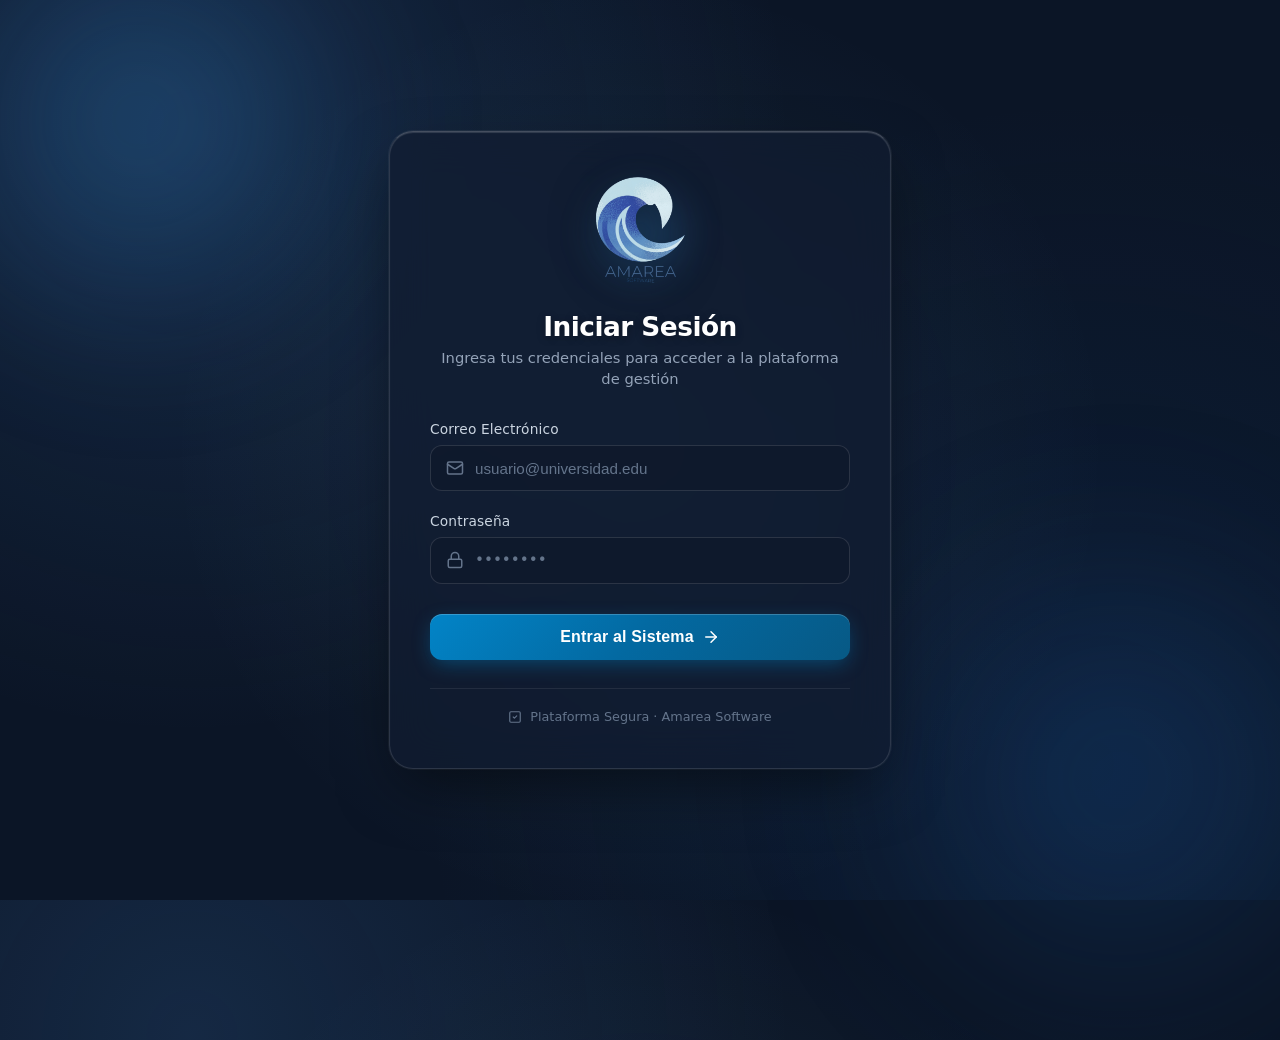
<file: src/main/resources/static/encargado.html>
<!DOCTYPE html>
<html lang="es">

<head>
    <meta charset="UTF-8">
    <meta name="viewport" content="width=device-width, initial-scale=1.0">
    <title>Panel de Encargado - Centro de Acopio</title>
    <link rel="stylesheet" href="estilos.css">
</head>

<body>

    <div class="left-panel">
        <h2>Gestión de Inventario</h2>
        <p class="text-muted mb-2">Selecciona el tipo de movimiento a registrar.</p>

        <!-- Mensaje de alerta / error -->
        <div id="alertBox" class="alert-error">
            <span id="alertText"></span>
        </div>

        <!-- Tipos de Movimientos del Encargado -->
        <div class="category-grid" id="movementGrid">
            <div class="category-card active" data-type="entrega">
                <span>Entrega a Institución</span>
                <span>✓</span>
            </div>
            <div class="category-card" data-type="transferencia">
                <span>Transferencia (Salida)</span>
                <span>✓</span>
            </div>
            <div class="category-card" data-type="merma">
                <span>Registro de Merma</span>
                <span>✓</span>
            </div>
            <div class="category-card" data-type="ajuste">
                <span>Ajuste Manual</span>
                <span>✓</span>
            </div>
        </div>

        <!-- Selector de Campaña Activa en Sede -->
        <div class="mb-1-5">
            <label for="selectCampaniaEncargado" class="font-semibold">Campaña Activa en Sede</label>
            <select id="selectCampaniaEncargado" class="w-full" required>
                <option value="">Cargando campañas activas...</option>
            </select>
        </div>

        <!-- Campos comunes a todos los movimientos -->
        <div class="mb-1-5">
            <label for="itemSelect" class="font-semibold">Artículo en Stock</label>
            <select id="itemSelect" required>
                <option value="">Cargando artículos con stock...</option>
            </select>
        </div>

        <div class="mb-2">
            <label class="font-semibold">Cantidad / Unidades a Mover</label>
            <div class="input-unit-group">
                <input type="number" id="inputQuantity" min="1" step="1" value="1" required>
                <select id="unitSelect" disabled>
                    <option value="unidad">Unidad</option>
                </select>
            </div>
        </div>

        <!-- Campos dinámicos según el tipo de movimiento seleccionado -->
        <div id="dynamicFields">
            <!-- Campos para Entrega -->
            <div class="form-section active" id="sec-entrega">
                <div class="mb-1-5">
                    <label class="font-semibold">Canalizar Destino</label>
                    <div class="flex-gap-1 mt-1">
                        <label class="radio-inline"><input type="radio" name="tipoDestinatario" id="destInstitucion" value="institucion" checked> Institución Receptora</label>
                        <label class="radio-inline"><input type="radio" name="tipoDestinatario" id="destBeneficiario" value="beneficiario"> Beneficiario Directo</label>
                    </div>
                </div>

                <div class="mb-1-5" id="groupInstitucion">
                    <label for="instSelect" class="font-semibold">Institución Receptora</label>
                    <select id="instSelect">
                        <option value="">Selecciona la institución...</option>
                    </select>
                </div>

                <div class="mb-1-5 d-none" id="groupBeneficiario">
                    <label for="inputBeneficiario" class="font-semibold">Nombre / Identificación del Beneficiario</label>
                    <input type="text" id="inputBeneficiario" placeholder="Ej. Familia Pérez / Juan Gómez (Damnificado)">
                </div>

                <button type="button" class="btn btn-primary" id="btnEntrega">Registrar Entrega</button>
            </div>

            <!-- Campos para Transferencia a otro centro -->
            <div class="form-section" id="sec-transferencia">
                <div class="mb-1-5">
                    <label for="centroSelect" class="font-semibold">Centro Destino</label>
                    <select id="centroSelect" required>
                        <option value="">Selecciona el centro destino...</option>
                    </select>
                </div>
                <button type="button" class="btn btn-primary" id="btnTransferencia">Registrar Transferencia</button>
            </div>

            <!-- Campos para Merma (Motivo Obligatorio) -->
            <div class="form-section" id="sec-merma">
                <div class="mb-1-5">
                    <label for="motivoMerma" class="font-semibold">Motivo Obligatorio</label>
                    <select id="motivoMerma" required>
                        <option value="">Selecciona el motivo...</option>
                        <option value="caducidad">Caducidad</option>
                        <option value="daño">Daño</option>
                        <option value="perdida">Pérdida</option>
                        <option value="otro">Otro</option>
                    </select>
                </div>
                <div class="mb-1-5">
                    <label for="detalleMerma" class="font-semibold">Detalle de Merma (Opcional)</label>
                    <input type="text" id="detalleMerma" placeholder="Ej. Empaque roto, fecha vencida">
                </div>
                <button type="button" class="btn btn-danger" id="btnMerma">Descontar Merma</button>
            </div>

            <!-- Campos para Ajuste Manual -->
            <div class="form-section" id="sec-ajuste">
                <div class="mb-1-5">
                    <label for="tipoAjuste" class="font-semibold">Tipo de Ajuste</label>
                    <select id="tipoAjuste" required>
                        <option value="resta">Reducir Stock (-)</option>
                        <option value="suma">Incrementar Stock (+)</option>
                    </select>
                </div>
                <div class="mb-1-5">
                    <label for="motivoAjuste" class="font-semibold">Motivo de Corrección Obligatorio</label>
                    <select id="motivoAjuste" required>
                        <option value="correccion_conteo">Corrección de Conteo Físico</option>
                        <option value="error_captura">Error en Captura Previa</option>
                        <option value="otro">Otro</option>
                    </select>
                </div>
                <div class="mb-1-5">
                    <label for="detalleAjuste" class="font-semibold">Justificación Detallada</label>
                    <input type="text" id="detalleAjuste" placeholder="Ej. Re-conteo en estante 3" required>
                </div>
                <button type="button" class="btn btn-primary" id="btnAjuste">Aplicar Ajuste</button>
            </div>

        </div>
    </div>

    <!-- Panel Derecho: Dashboard del Centro -->
    <div class="right-panel">
        <div class="nav-wrapper">
            <div class="dropdown dropdown-relative">
                <button type="button" class="dropbtn" id="dropBtn">Navegación ▾</button>
                <div class="dropdown-content" id="navDropdown">
                    <a href="menu.html" data-role="voluntario, encargado, coordinador, lider, institucion">Menú Principal</a>
                    <a href="recepcion.html" data-role="voluntario, encargado, coordinador">Nueva Recepción</a>
                    <a href="encargado.html" data-role="encargado, coordinador">Panel de Encargado</a>
                    <a href="lider.html" data-role="lider, coordinador">Gestión de Campaña (Líder)</a>
                    <a href="coordinador.html" data-role="coordinador">Dashboard Global</a>
                    <a href="institucion.html" data-role="institucion, coordinador">Panel de Institución</a>
                    <a href="index.html" id="btnLogout">Cerrar Sesión</a>
                </div>
            </div>
        </div>

        <!-- Tarjeta de Métricas con Barra de Progreso de Campaña -->
        <div class="dashboard-card mb-1-5">
            <div class="flex-between-center mb-1">
                <div>
                    <h3 class="mt-0 mb-0" id="tituloCentro">Dashboard: Sede de Acopio</h3>
                    <p class="text-muted text-sm mt-0" id="subtituloCentro">Monitoreo de inventario y movimientos.</p>
                </div>
                <!-- Selector exclusivo de centro para rol COORDINADOR -->
                <div id="contenedorSelectorCentro" style="display: none; min-width: 240px;">
                    <label for="selectCentroCoordinador" class="font-semibold text-sm" style="display: block; margin-bottom: 4px;">Sede (Modo Coordinador):</label>
                    <select id="selectCentroCoordinador" style="width: 100%; padding: 6px 10px; font-size: 0.88rem; border-radius: 6px; border: 1px solid var(--border);">
                        <option value="1">Cargando sedes...</option>
                    </select>
                </div>
            </div>

            <div class="stat-grid mt-2">
                <div class="stat-box">
                    <h4>Stock Total</h4>
                    <p id="statStock">0</p>
                </div>
                <div class="stat-box">
                    <h4>Mermas Registradas</h4>
                    <p class="text-danger" id="statMerma">0</p>
                </div>
                <div class="stat-box prediccion-box" id="boxPrediccionEncargado">
                    <h4><span>⚡</span> Predicción de Abasto Preventiva</h4>
                    <p class="prediccion-valor" id="prediccionTextoEncargado">Analizando ritmo de consumo...</p>
                    <div class="prediccion-detalle" id="prediccionDetalleEncargado">Tasa de salida en tiempo real (Burn Rate)</div>
                </div>
            </div>

            <!-- Meta de Recolección de la Campaña -->
            <div class="mt-2 pt-1 border-bottom">
                <div class="flex-between-end">
                    <strong class="text-sm" id="campaniaNombreLabel">Meta de Campaña</strong>
                    <span class="text-sm text-muted" id="metaTexto">0 / 0</span>
                </div>
                <div class="progress-container">
                    <div class="progress-fill" id="progressBar"></div>
                </div>
            </div>
        </div>

        <!-- Tarjeta de Historial -->
        <div class="info-card flex-1 mb-0">
            <h4 class="mt-0 pb-1 border-bottom">Historial de Movimientos</h4>
            <ul class="history-list" id="historyList">
                <li>
                    <span class="text-muted text-sm">Cargando movimientos recientes...</span>
                </li>
            </ul>
        </div>
    </div>

    <!-- Contenedor Toast para Notificaciones -->
    <div id="toastNotif" class="toast">¡Operación registrada con éxito!</div>

    <!-- Scripts de interactividad, roles y backend -->
    <script>
        // 1. Control y persistencia estricta de sesión desde sessionStorage
        const rolActivo = sessionStorage.getItem('rolActivo');
        const rawUsuario = sessionStorage.getItem('usuarioId');
        let usuarioId = (rawUsuario && rawUsuario !== 'null' && rawUsuario !== 'undefined') ? parseInt(rawUsuario, 10) : 2;
        if (isNaN(usuarioId) || usuarioId <= 0) usuarioId = 2;

        const rawCentro = sessionStorage.getItem('centroId');
        let centroId = (rawCentro && rawCentro !== 'null' && rawCentro !== 'undefined') ? parseInt(rawCentro, 10) : 1;
        if (isNaN(centroId) || centroId <= 0) centroId = 1;

        if (!rolActivo) {
            window.location.href = "index.html";
        } else if (rolActivo === 'voluntario') {
            alert("Acceso restringido: Los voluntarios no pueden gestionar mermas ni transferencias. Redirigiendo a recepción.");
            window.location.href = "recepcion.html";
        }

        // Control interactivo del menú desplegable
        const dropdownEl = document.querySelector('.dropdown');
        const dropBtn = document.getElementById('dropBtn');
        const navDropdown = document.getElementById('navDropdown');

        if (dropBtn && dropdownEl && navDropdown) {
            dropBtn.addEventListener('click', (e) => {
                e.stopPropagation();
                dropdownEl.classList.toggle('open');
                navDropdown.classList.toggle('show');
            });

            document.addEventListener('click', (e) => {
                if (!dropdownEl.contains(e.target)) {
                    dropdownEl.classList.remove('open');
                    navDropdown.classList.remove('show');
                }
            });

            document.addEventListener('keydown', (e) => {
                if (e.key === 'Escape') {
                    dropdownEl.classList.remove('open');
                    navDropdown.classList.remove('show');
                }
            });
        }

        // Control de visibilidad del menú desplegable basado en el rol
        const links = document.querySelectorAll('#navDropdown a[data-role]');
        links.forEach(link => {
            const rolesPermitidos = link.getAttribute('data-role');
            if (rolActivo && !rolesPermitidos.includes(rolActivo)) {
                link.style.display = 'none';
            }
        });

        const btnLogout = document.getElementById('btnLogout');
        if (btnLogout) {
            btnLogout.addEventListener('click', () => {
                sessionStorage.clear();
                window.location.href = "index.html";
            });
        }

        // 2. Alternar entre tipos de movimientos
        let tipoMovimientoActivo = 'entrega';
        const cards = document.querySelectorAll('.category-card[data-type]');
        const formSections = document.querySelectorAll('.form-section');

        cards.forEach(card => {
            card.addEventListener('click', () => {
                cards.forEach(c => c.classList.remove('active'));
                card.classList.add('active');

                tipoMovimientoActivo = card.getAttribute('data-type');
                formSections.forEach(sec => sec.classList.remove('active'));
                const targetSec = document.getElementById(`sec-${tipoMovimientoActivo}`);
                if (targetSec) targetSec.classList.add('active');
                limpiarAlerta();
            });
        });

        // 3. Sistema de Notificaciones Toast y Alertas
        const toast = document.getElementById('toastNotif');
        const alertBox = document.getElementById('alertBox');
        const alertText = document.getElementById('alertText');

        function dispararNotificacion(mensaje) {
            toast.textContent = mensaje;
            toast.classList.add('show');
            setTimeout(() => {
                toast.classList.remove('show');
            }, 3000);
        }

        function mostrarAlerta(mensaje) {
            alertText.textContent = mensaje;
            alertBox.style.display = 'block';
        }

        function limpiarAlerta() {
            alertBox.style.display = 'none';
            alertText.textContent = '';
        }

        // 4. Integración con el Backend: Catálogos y Dashboard
        let catalogoArticulos = [];
        let campaniaActivaId = null;

        const itemSelect = document.getElementById('itemSelect');
        const unitSelect = document.getElementById('unitSelect');
        const instSelect = document.getElementById('instSelect');
        const centroSelect = document.getElementById('centroSelect');
        const inputQuantity = document.getElementById('inputQuantity');
        const selectCampaniaEncargado = document.getElementById('selectCampaniaEncargado');
        const selectCentroCoordinador = document.getElementById('selectCentroCoordinador');
        const contenedorSelectorCentro = document.getElementById('contenedorSelectorCentro');

        async function cargarCatalogos(campaniaIdParam) {
            try {
                const targetCampId = campaniaIdParam || campaniaActivaId;
                const url = targetCampId 
                    ? `/api/encargado/catalogos?centroId=${centroId}&campaniaId=${targetCampId}`
                    : `/api/encargado/catalogos?centroId=${centroId}`;

                const res = await fetch(url);
                if (!res.ok) throw new Error('Error al consultar catálogos');
                const data = await res.json();

                campaniaActivaId = data.campaniaId;
                catalogoArticulos = data.articulos || [];

                // Llenar selector de campañas disponibles en sede
                if (selectCampaniaEncargado && data.campaniasDisponibles && data.campaniasDisponibles.length > 0) {
                    selectCampaniaEncargado.innerHTML = '';
                    data.campaniasDisponibles.forEach(c => {
                        const opt = document.createElement('option');
                        opt.value = c.id;
                        opt.textContent = c.nombre;
                        if (c.id === campaniaActivaId) opt.selected = true;
                        selectCampaniaEncargado.appendChild(opt);
                    });
                } else if (data.campaniaNombre && selectCampaniaEncargado) {
                    selectCampaniaEncargado.innerHTML = `<option value="${data.campaniaId}">${data.campaniaNombre}</option>`;
                }

                // Llenar selector de sedes para el rol COORDINADOR
                if (rolActivo === 'coordinador' && contenedorSelectorCentro && data.centrosDisponibles && data.centrosDisponibles.length > 0) {
                    contenedorSelectorCentro.style.display = 'block';
                    selectCentroCoordinador.innerHTML = '';
                    data.centrosDisponibles.forEach(c => {
                        const opt = document.createElement('option');
                        opt.value = c.id;
                        opt.textContent = c.nombre;
                        if (c.id === centroId) opt.selected = true;
                        selectCentroCoordinador.appendChild(opt);
                    });
                }

                // Llenar select de artículos
                itemSelect.innerHTML = '<option value="">Selecciona un artículo en stock...</option>';
                catalogoArticulos.forEach(art => {
                    const opt = document.createElement('option');
                    opt.value = art.id;
                    opt.textContent = `${art.nombre} (${art.stock} ${art.unidad} disponibles)`;
                    itemSelect.appendChild(opt);
                });

                // Llenar select de instituciones
                instSelect.innerHTML = '<option value="">Selecciona la institución...</option>';
                (data.instituciones || []).forEach(inst => {
                    const opt = document.createElement('option');
                    opt.value = inst.id;
                    opt.textContent = inst.nombre;
                    instSelect.appendChild(opt);
                });

                // Llenar select de centros destino
                centroSelect.innerHTML = '<option value="">Selecciona el centro destino...</option>';
                (data.centrosDestino || []).forEach(c => {
                    const opt = document.createElement('option');
                    opt.value = c.id;
                    opt.textContent = c.nombre;
                    centroSelect.appendChild(opt);
                });

            } catch (err) {
                console.error('Error al cargar catálogos:', err);
                mostrarAlerta('No se pudieron cargar los catálogos del centro.');
            }
        }

        // Al cambiar de artículo, actualizar la unidad visible
        itemSelect.addEventListener('change', () => {
            const artId = parseInt(itemSelect.value, 10);
            const art = catalogoArticulos.find(a => a.id === artId);
            if (art) {
                unitSelect.innerHTML = `<option value="${art.unidad}">${art.unidad.toUpperCase()}</option>`;
            } else {
                unitSelect.innerHTML = `<option value="unidad">Unidad</option>`;
            }
        });

        async function cargarDashboard(campaniaIdParam) {
            try {
                const targetCampId = campaniaIdParam || campaniaActivaId;
                const url = targetCampId 
                    ? `/api/encargado/dashboard?centroId=${centroId}&campaniaId=${targetCampId}`
                    : `/api/encargado/dashboard?centroId=${centroId}`;

                const res = await fetch(url);
                if (!res.ok) throw new Error('Error al cargar dashboard');
                const data = await res.json();

                if (data.centroNombre) {
                    document.getElementById('tituloCentro').textContent = `Dashboard: ${data.centroNombre}`;
                }

                document.getElementById('statStock').textContent = Number(data.stockTotal || 0).toLocaleString();
                document.getElementById('statMerma').textContent = Number(data.totalMermasMes || 0).toLocaleString();

                if (data.campaniaNombre) {
                    document.getElementById('campaniaNombreLabel').textContent = data.campaniaNombre;
                }

                const stock = Number(data.stockTotal || 0);
                const meta = Number(data.metaCampania || 3000);
                document.getElementById('metaTexto').textContent = `${stock.toLocaleString()} / ${meta.toLocaleString()}`;

                let pct = (meta > 0) ? (stock / meta) * 100 : 0;
                if (pct > 100) pct = 100;
                document.getElementById('progressBar').style.width = `${pct}%`;

                // Renderizar Predicción Predictiva de Desabasto (Burn Rate)
                const boxPred = document.getElementById('boxPrediccionEncargado');
                const txtPred = document.getElementById('prediccionTextoEncargado');
                const detPred = document.getElementById('prediccionDetalleEncargado');

                boxPred.classList.remove('estable', 'moderado');

                const alertas = data.alertasDesabasto || [];
                const alertaCritica = alertas.find(a => a.nivelRiesgo === 'CRITICO');
                const alertaModerada = alertas.find(a => a.nivelRiesgo === 'MODERADO');

                if (alertaCritica) {
                    txtPred.className = 'prediccion-valor text-danger';
                    txtPred.textContent = `⚠️ ${alertaCritica.articulo}: Agotamiento estimado en ${alertaCritica.diasRestantes <= 1 ? '< 24 hrs' : alertaCritica.diasRestantes + ' días'}`;
                    detPred.textContent = `Ritmo de salida: ${alertaCritica.consumoDiarioPromedio} unid/día | Stock disponible: ${alertaCritica.stockActual}`;
                } else if (alertaModerada) {
                    boxPred.classList.add('moderado');
                    txtPred.className = 'prediccion-valor';
                    txtPred.textContent = `⚡ ${alertaModerada.articulo}: Cobertura para ~${alertaModerada.diasRestantes} días`;
                    detPred.textContent = `Consumo promedio: ${alertaModerada.consumoDiarioPromedio} unid/día | Nivel moderado`;
                } else {
                    boxPred.classList.add('estable');
                    txtPred.className = 'prediccion-valor text-success';
                    txtPred.textContent = '✅ Abasto Estable: Cobertura estimada > 5 días en todos los insumos';
                    detPred.textContent = 'El ritmo de salidas actual no compromete las reservas críticas';
                }

                // Renderizar Historial
                const historyList = document.getElementById('historyList');
                historyList.innerHTML = '';

                if (!data.historial || data.historial.length === 0) {
                    historyList.innerHTML = '<li><span class="text-muted text-sm">Sin movimientos registrados aún.</span></li>';
                    return;
                }

                data.historial.forEach((mov, idx) => {
                    const li = document.createElement('li');
                    const esNegativo = ['entrega', 'merma', 'transferencia_salida', 'ajuste_negativo'].includes((mov.tipo || '').toLowerCase());
                    const badgeClass = esNegativo ? 'text-danger' : 'text-success';
                    const signo = esNegativo ? '-' : '+';

                    if (idx === 0) {
                        li.classList.add('item-highlight-pulse');
                    }

                    const detalleTexto = (mov.detalle && mov.detalle.trim() !== '')
                        ? mov.detalle.trim()
                        : ((mov.tipo || '').toLowerCase() === 'recepcion' ? 'Donante: Anonimo' : '');

                    let infoSub = '';
                    const esAnonimo = detalleTexto.toLowerCase().includes('anonimo') || detalleTexto.toLowerCase().includes('anónimo');
                    if (esAnonimo) {
                        infoSub = 'Donante: Anonimo';
                    } else if (detalleTexto) {
                        infoSub = `${detalleTexto} (Actor: ${mov.autor || 'N/A'})`;
                    } else if (mov.autor) {
                        infoSub = `Actor: ${mov.autor}`;
                    }

                    li.innerHTML = `
                        <div>
                            <strong>${mov.tipo}</strong> - ${mov.articuloNombre}
                            <div class="text-muted text-sm">${infoSub}</div>
                        </div>
                        <strong class="${badgeClass}">${signo}${mov.cantidad} ${mov.unidad || ''}</strong>
                    `;
                    historyList.appendChild(li);
                });

            } catch (err) {
                console.error('Error al cargar dashboard:', err);
            }
        }

        // 5. Enviar Movimientos al Backend
        async function enviarMovimiento(payload, btn) {
            limpiarAlerta();

            if (!payload.articuloId) {
                mostrarAlerta('Por favor selecciona un artículo de la lista.');
                return;
            }

            const cantEntera = Math.floor(Number(payload.cantidad));
            if (!cantEntera || cantEntera < 1) {
                mostrarAlerta('Ingresa una cantidad válida entera mayor o igual a 1.');
                inputQuantity.focus();
                return;
            }
            payload.cantidad = cantEntera;
            inputQuantity.value = cantEntera;

            const textoOriginal = btn.textContent;
            btn.disabled = true;
            btn.textContent = 'Procesando...';

            try {
                const res = await fetch('/api/encargado/movimiento', {
                    method: 'POST',
                    headers: { 'Content-Type': 'application/json' },
                    body: JSON.stringify(payload)
                });

                if (!res.ok) {
                    let mensajeError = 'Error al registrar la operación.';
                    try {
                        const errData = await res.json();
                        if (errData && errData.mensaje) mensajeError = errData.mensaje;
                    } catch (_) { }
                    mostrarAlerta(mensajeError);
                    btn.disabled = false;
                    btn.textContent = textoOriginal;
                    return;
                }

                dispararNotificacion('Operación registrada con éxito en el sistema');
                inputQuantity.value = 1;

                // Recargar catálogos y dashboard en tiempo real
                await Promise.all([cargarCatalogos(), cargarDashboard()]);

            } catch (err) {
                console.error('Error de conexión:', err);
                mostrarAlerta('Error al comunicarse con el servidor.');
            } finally {
                btn.disabled = false;
                btn.textContent = textoOriginal;
            }
        }

        // Manejo dinámico de tipo de destinatario (Institución vs Beneficiario Directo)
        const destInstitucionRadio = document.getElementById('destInstitucion');
        const destBeneficiarioRadio = document.getElementById('destBeneficiario');
        const groupInstitucion = document.getElementById('groupInstitucion');
        const groupBeneficiario = document.getElementById('groupBeneficiario');
        const inputBeneficiario = document.getElementById('inputBeneficiario');

        if (destInstitucionRadio && destBeneficiarioRadio) {
            destInstitucionRadio.addEventListener('change', () => {
                if (destInstitucionRadio.checked) {
                    groupInstitucion.classList.remove('d-none');
                    groupBeneficiario.classList.add('d-none');
                }
            });
            destBeneficiarioRadio.addEventListener('change', () => {
                if (destBeneficiarioRadio.checked) {
                    groupInstitucion.classList.add('d-none');
                    groupBeneficiario.classList.remove('d-none');
                }
            });
        }

        // Botón: Registrar Entrega
        document.getElementById('btnEntrega').addEventListener('click', (e) => {
            const esBeneficiarioDirecto = destBeneficiarioRadio && destBeneficiarioRadio.checked;
            let instId = null;
            let beneficiarioNom = null;

            if (esBeneficiarioDirecto) {
                beneficiarioNom = inputBeneficiario.value.trim();
                if (!beneficiarioNom) {
                    mostrarAlerta('Ingresa el nombre o identificación del beneficiario directo.');
                    return;
                }
            } else {
                instId = parseInt(instSelect.value, 10);
                if (!instId) {
                    mostrarAlerta('Selecciona la institución receptora.');
                    return;
                }
            }

            const payload = {
                tipo: 'ENTREGA',
                tipoEntrega: esBeneficiarioDirecto ? 'beneficiario' : 'institucion',
                centroId: centroId,
                campaniaId: campaniaActivaId,
                articuloId: parseInt(itemSelect.value, 10),
                cantidad: parseFloat(inputQuantity.value),
                usuarioId: usuarioId,
                institucionId: instId,
                beneficiarioNombre: beneficiarioNom
            };
            enviarMovimiento(payload, e.target);
        });

        // Botón: Registrar Transferencia
        document.getElementById('btnTransferencia').addEventListener('click', (e) => {
            const destinoId = parseInt(centroSelect.value, 10);
            if (!destinoId) {
                mostrarAlerta('Selecciona el centro destino.');
                return;
            }
            const payload = {
                tipo: 'TRANSFERENCIA',
                centroId: centroId,
                campaniaId: campaniaActivaId,
                articuloId: parseInt(itemSelect.value, 10),
                cantidad: parseFloat(inputQuantity.value),
                usuarioId: usuarioId,
                centroDestinoId: destinoId
            };
            enviarMovimiento(payload, e.target);
        });

        // Botón: Descontar Merma
        document.getElementById('btnMerma').addEventListener('click', (e) => {
            const motivo = document.getElementById('motivoMerma').value;
            if (!motivo) {
                mostrarAlerta('Selecciona el motivo obligatorio de la merma.');
                return;
            }
            const payload = {
                tipo: 'MERMA',
                centroId: centroId,
                campaniaId: campaniaActivaId,
                articuloId: parseInt(itemSelect.value, 10),
                cantidad: parseFloat(inputQuantity.value),
                usuarioId: usuarioId,
                motivo: motivo,
                motivoDetalle: document.getElementById('detalleMerma').value.trim()
            };
            enviarMovimiento(payload, e.target);
        });

        // Botón: Aplicar Ajuste
        document.getElementById('btnAjuste').addEventListener('click', (e) => {
            const motivo = document.getElementById('motivoAjuste').value;
            const detalle = document.getElementById('detalleAjuste').value.trim();
            if (!detalle) {
                mostrarAlerta('Ingresa la justificación obligatoria del ajuste.');
                return;
            }
            const esPositivo = document.getElementById('tipoAjuste').value === 'suma';
            const payload = {
                tipo: 'AJUSTE',
                centroId: centroId,
                campaniaId: campaniaActivaId,
                articuloId: parseInt(itemSelect.value, 10),
                cantidad: parseFloat(inputQuantity.value),
                usuarioId: usuarioId,
                esPositivo: esPositivo,
                motivo: motivo,
                motivoDetalle: detalle
            };
            enviarMovimiento(payload, e.target);
        });

        // Listeners para los selectores de campaña y sede
        if (selectCampaniaEncargado) {
            selectCampaniaEncargado.addEventListener('change', async () => {
                const selCampId = parseInt(selectCampaniaEncargado.value, 10);
                if (selCampId) {
                    campaniaActivaId = selCampId;
                    await Promise.all([cargarCatalogos(selCampId), cargarDashboard(selCampId)]);
                }
            });
        }

        if (selectCentroCoordinador) {
            selectCentroCoordinador.addEventListener('change', async () => {
                const selCentroId = parseInt(selectCentroCoordinador.value, 10);
                if (selCentroId) {
                    centroId = selCentroId;
                    sessionStorage.setItem('centroId', selCentroId);
                    campaniaActivaId = null;
                    await Promise.all([cargarCatalogos(), cargarDashboard()]);
                }
            });
        }

        // Carga inicial
        cargarCatalogos();
        cargarDashboard();
    </script>
</body>

</html>
</file>
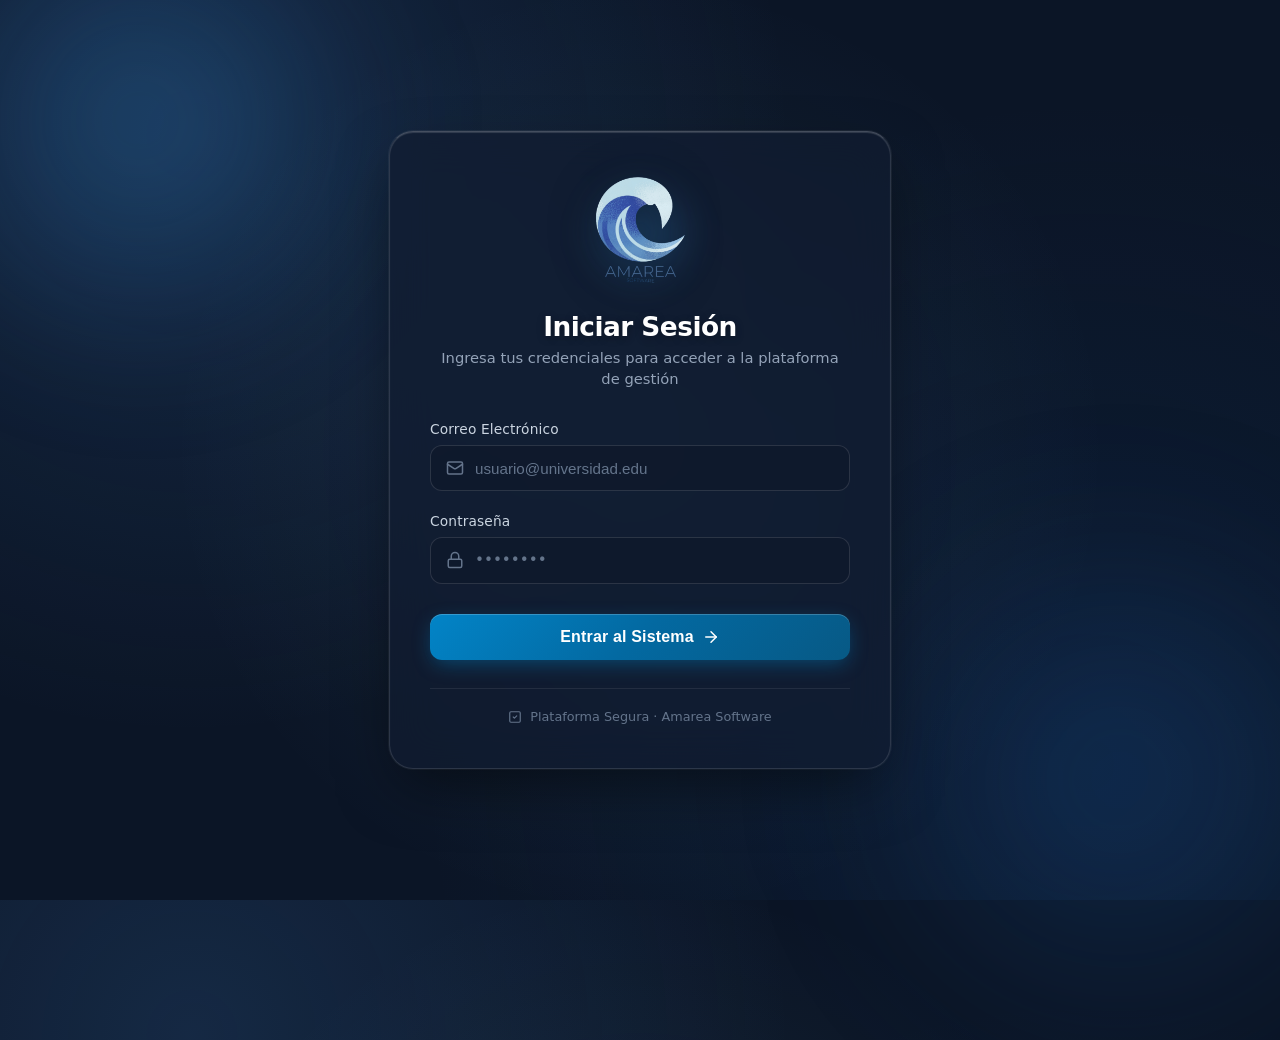
<file: src/main/resources/static/institucion.html>
<!DOCTYPE html>
<html lang="es">

<head>
    <meta charset="UTF-8">
    <meta name="viewport" content="width=device-width, initial-scale=1.0">
    <title>Panel de Institución Receptora - Amarea Software</title>
    <link rel="stylesheet" href="estilos.css">
</head>

<body>

    <div class="left-panel">
        <h2>Confirmación de Entregas</h2>
        <p class="text-muted mb-2">Revisa y confirma los insumos canalizados hacia tu institución para asegurar la
            trazabilidad oficial.</p>

        <!-- Selector de Institución (Exclusivo para rol COORDINADOR) -->
        <div id="contenedorSelectorInstitucion" class="info-card mb-1-5 supervisor-card">
            <div class="flex-between-center mb-1">
                <label for="selectInstitucionCoordinador" class="font-semibold mb-0 mt-0">Supervisión Institucional (Modo Coordinador)</label>
                <span class="text-sm badge-coordinator">COORDINADOR</span>
            </div>
            <select id="selectInstitucionCoordinador">
                <option value="1">Cargando instituciones receptoras...</option>
            </select>
            <small class="text-muted text-sm supervisor-help-text">Como coordinador general, puedes auditar y cambiar de institución receptora en cualquier momento.</small>
        </div>

        <!-- Filtros operativos -->
        <div class="category-grid mb-1-5">
            <div class="category-card active" id="filterPending" data-filter="pendientes">
                <span>Pendientes por Recibir</span>
                <span>⏳</span>
            </div>
            <div class="category-card" id="filterAll" data-filter="todas">
                <span>Todas las Entregas</span>
                <span>📋</span>
            </div>
        </div>

        <!-- Formulario de Confirmación Rápida -->
        <div class="info-card mb-1-5">
            <h4 class="mt-0 pb-1 border-bottom">Detalle de Recepción</h4>
            <div class="mb-1-5">
                <label for="selectDelivery" class="font-semibold">Seleccionar Entrega Pendiente</label>
                <select id="selectDelivery" required>
                    <option value="">Cargando entregas canalizadas...</option>
                </select>
            </div>

            <div class="mb-1-5">
                <label class="font-semibold">Insumo y Cantidad Declarada</label>
                <input type="text" id="deliveryInfoDisplay" placeholder="Selecciona una entrega..." readonly disabled>
            </div>

            <div class="mb-2">
                <label for="receiverNotes" class="font-semibold">Notas de Recepción Institucional</label>
                <input type="text" id="receiverNotes" placeholder="Ej. Recibido en bodega conforme y sellado">
            </div>

            <button type="button" class="btn btn-primary" id="btnConfirmDelivery">Confirmar de Recibido</button>
        </div>
    </div>

    <!-- Panel Derecho: Dashboard y Monitoreo Institucional -->
    <div class="right-panel">
        <!-- Navegación con Dropdown alineado -->
        <div class="nav-wrapper">
            <div class="dropdown dropdown-relative">
                <button type="button" class="dropbtn" id="dropBtn">Navegación ▾</button>
                <div class="dropdown-content" id="navDropdown">
                    <a href="menu.html" data-role="voluntario, encargado, coordinador, institucion">Menú Principal</a>
                    <a href="recepcion.html" data-role="voluntario, encargado, coordinador">Nueva Recepción</a>
                    <a href="encargado.html" data-role="encargado, coordinador">Panel de Encargado</a>
                    <a href="coordinador.html" data-role="coordinador">Dashboard Global</a>
                    <a href="lider.html" data-role="lider, coordinador">Gestión de Campaña (Líder)</a>
                    <a href="institucion.html" data-role="institucion, coordinador">Panel Institución</a>
                    <a href="index.html" id="btnLogout">Cerrar Sesión</a>
                </div>
            </div>
        </div>

        <!-- Métricas del Dashboard de la Institución -->
        <div class="dashboard-card mb-1-5">
            <h3 class="mt-0" id="institutionTitle">Dashboard: Entregas Canalizadas</h3>

            <div class="stat-grid mt-2">
                <div class="stat-box">
                    <h4>Pendientes</h4>
                    <p class="text-danger" id="statPending">0</p>
                </div>
                <div class="stat-box">
                    <h4>Confirmadas</h4>
                    <p class="text-success" id="statConfirmed">0</p>
                </div>
            </div>

            <div class="mt-2 pt-1 border-bottom">
                <div class="flex-between-end">
                    <strong class="text-sm">Tasa de Confirmación</strong>
                    <span class="text-sm text-muted" id="statRateText">0% completado</span>
                </div>
                <div class="progress-container">
                    <div class="progress-fill" id="progressFill"></div>
                </div>
            </div>
        </div>

        <!-- Historial / Lista de Entregas -->
        <div class="info-card flex-1 mb-0">
            <h4 class="mt-0 pb-1 border-bottom">Historial de Entregas Recibidas</h4>
            <ul class="history-list" id="deliveryList">
                <li class="text-muted text-sm">Cargando historial de entregas...</li>
            </ul>
        </div>
    </div>

    <!-- Notificación Toast -->
    <div id="toastNotif" class="toast">¡Operación registrada con éxito!</div>

    <script>
        // 1. Control y persistencia estricta de sesión (RBAC)
        const rolActivo = (sessionStorage.getItem('rolActivo') || '').toLowerCase();
        const usuarioEmail = sessionStorage.getItem('usuarioEmail') || '';
        let institucionId = sessionStorage.getItem('institucionId') || '1';

        // Restricción: solo INSTITUCION o COORDINADOR pueden acceder a este módulo
        if (rolActivo !== 'institucion' && rolActivo !== 'coordinador') {
            alert('Acceso restringido: Se requiere cuenta institucional o de coordinador.');
            window.location.href = 'index.html';
        }

        // Si es COORDINADOR, mostrar selector de institución y habilitar cambio dinámico
        const contenedorSelectorInstitucion = document.getElementById('contenedorSelectorInstitucion');
        const selectInstitucionCoordinador = document.getElementById('selectInstitucionCoordinador');

        if (rolActivo === 'coordinador' && contenedorSelectorInstitucion && selectInstitucionCoordinador) {
            contenedorSelectorInstitucion.style.display = 'block';

            // Cargar lista de instituciones
            async function cargarInstitucionesParaCoordinador() {
                try {
                    const res = await fetch('/api/encargado/catalogos?centroId=1');
                    if (res.ok) {
                        const data = await res.json();
                        if (data.instituciones && data.instituciones.length > 0) {
                            selectInstitucionCoordinador.innerHTML = '';
                            data.instituciones.forEach(inst => {
                                const opt = document.createElement('option');
                                opt.value = inst.id;
                                opt.textContent = `${inst.nombre} (ID: ${inst.id})`;
                                if (String(inst.id) === String(institucionId)) {
                                    opt.selected = true;
                                }
                                selectInstitucionCoordinador.appendChild(opt);
                            });
                        }
                    }
                } catch (e) {
                    console.warn('Fallback catálogo instituciones para coordinador:', e);
                    selectInstitucionCoordinador.innerHTML = `
                        <option value="1" ${institucionId == '1' ? 'selected' : ''}>Albergue Comunitario Esperanza (ID: 1)</option>
                        <option value="2" ${institucionId == '2' ? 'selected' : ''}>Comedor Solidario San José (ID: 2)</option>
                    `;
                }
            }

            cargarInstitucionesParaCoordinador();

            selectInstitucionCoordinador.addEventListener('change', (e) => {
                institucionId = e.target.value;
                const nombreSeleccionado = e.target.options[e.target.selectedIndex].text;
                const institutionTitle = document.getElementById('institutionTitle');
                if (institutionTitle) {
                    institutionTitle.textContent = `Dashboard: ${nombreSeleccionado}`;
                }
                dispararNotificacion(`Visualizando entregas para: ${nombreSeleccionado}`);
                cargarEntregas();
            });
        }

        // Control interactivo y cierre del menú desplegable
        const dropdownEl = document.querySelector('.dropdown');
        const dropBtn = document.getElementById('dropBtn');
        const navDropdown = document.getElementById('navDropdown');

        if (dropBtn && dropdownEl && navDropdown) {
            dropBtn.addEventListener('click', (e) => {
                e.stopPropagation();
                dropdownEl.classList.toggle('open');
                navDropdown.classList.toggle('show');
            });

            document.addEventListener('click', (e) => {
                if (!dropdownEl.contains(e.target)) {
                    dropdownEl.classList.remove('open');
                    navDropdown.classList.remove('show');
                }
            });

            document.addEventListener('keydown', (e) => {
                if (e.key === 'Escape') {
                    dropdownEl.classList.remove('open');
                    navDropdown.classList.remove('show');
                }
            });
        }

        // Control visual del menú según permisos
        const links = document.querySelectorAll('#navDropdown a[data-role]');
        links.forEach(link => {
            const rolesPermitidos = link.getAttribute('data-role').toLowerCase();
            if (rolActivo && !rolesPermitidos.includes(rolActivo)) {
                link.style.display = 'none';
            }
        });

        document.getElementById('btnLogout').addEventListener('click', () => {
            sessionStorage.clear();
        });

        // 2. Sistema Toast
        const toast = document.getElementById('toastNotif');
        function dispararNotificacion(mensaje) {
            toast.textContent = mensaje;
            toast.classList.add('show');
            setTimeout(() => {
                toast.classList.remove('show');
            }, 3000);
        }

        // 3. Manejo de Estado y Conexión al Backend (Stored Procedures 21 y 22)
        let entregasCache = [];
        let filtroActual = 'pendientes';

        const selectDelivery = document.getElementById('selectDelivery');
        const deliveryInfoDisplay = document.getElementById('deliveryInfoDisplay');
        const receiverNotes = document.getElementById('receiverNotes');
        const deliveryList = document.getElementById('deliveryList');

        async function cargarEntregas() {
            try {
                // Invoca la API que ejecuta sp_consultar_entregas_institucion
                const res = await fetch(`/api/institucion/entregas?institucionId=${institucionId}&soloPendientes=false`);
                if (res.ok) {
                    entregasCache = await res.json();
                } else {
                    throw new Error('Endpoint no disponible, usando fallback local');
                }
            } catch (err) {
                // Fallback con datos semilla coherentes con centros_acopio_db.sql
                entregasCache = [
                    { id: 101, movimientoId: 4, articulo: 'Agua Embotellada', cantidad: 50, unidad: 'L', centroOrigen: 'Campus Central', fecha: '2026-09-03 14:20', confirmada: false },
                    { id: 102, movimientoId: 5, articulo: 'Arroz en grano', cantidad: 30, unidad: 'Kg', centroOrigen: 'Sede Norte', fecha: '2026-09-03 15:10', confirmada: false },
                    { id: 103, movimientoId: 2, articulo: 'Cobijas térmicas', cantidad: 20, unidad: 'Piezas', centroOrigen: 'Campus Central', fecha: '2026-09-02 18:00', confirmada: true }
                ];
            }
            renderizarVista();
        }

        function renderizarVista() {
            const entregasFiltradas = filtroActual === 'pendientes'
                ? entregasCache.filter(e => !e.confirmada)
                : entregasCache;

            // Renderizar selector
            selectDelivery.innerHTML = '<option value="">Selecciona una entrega...</option>';
            const pendientes = entregasCache.filter(e => !e.confirmada);

            pendientes.forEach(e => {
                const opt = document.createElement('option');
                opt.value = e.movimientoId || e.id;
                opt.textContent = `#${e.movimientoId || e.id} - ${e.articulo} (${e.cantidad} ${e.unidad}) de ${e.centroOrigen}`;
                selectDelivery.appendChild(opt);
            });

            // Métricas y progreso
            const totalPendientes = pendientes.length;
            const totalConfirmadas = entregasCache.filter(e => e.confirmada).length;
            const totalGeneral = entregasCache.length;
            const tasa = totalGeneral > 0 ? Math.round((totalConfirmadas / totalGeneral) * 100) : 0;

            document.getElementById('statPending').textContent = totalPendientes;
            document.getElementById('statConfirmed').textContent = totalConfirmadas;
            document.getElementById('statRateText').textContent = `${tasa}% completado (${totalConfirmadas}/${totalGeneral})`;
            document.getElementById('progressFill').style.width = `${tasa}%`;

            // Renderizar Historial
            deliveryList.innerHTML = '';
            if (entregasFiltradas.length === 0) {
                deliveryList.innerHTML = '<li class="text-muted text-sm">No hay entregas para mostrar en este filtro.</li>';
                return;
            }

            entregasFiltradas.forEach((e, idx) => {
                const li = document.createElement('li');
                if (idx === 0) {
                    li.classList.add('item-highlight-pulse');
                }
                li.innerHTML = `
                    <div>
                        <strong>${e.confirmada ? '✓ Recibido' : '⏳ En Tránsito'}</strong> - ${e.articulo}
                        <div class="text-muted text-sm">Origen: ${e.centroOrigen} | Registrado: ${e.fecha}</div>
                    </div>
                    <strong class="${e.confirmada ? 'text-success' : 'text-danger'}">${e.cantidad} ${e.unidad}</strong>
                `;
                deliveryList.appendChild(li);
            });
        }

        // Sincronizar campo descriptivo al seleccionar del select
        selectDelivery.addEventListener('change', () => {
            const idSel = selectDelivery.value;
            const item = entregasCache.find(e => (e.movimientoId || e.id) == idSel);
            if (item) {
                deliveryInfoDisplay.value = `${item.articulo} - ${item.cantidad} ${item.unidad} (Desde: ${item.centroOrigen})`;
            } else {
                deliveryInfoDisplay.value = '';
            }
        });

        // Alternar Filtros
        document.getElementById('filterPending').addEventListener('click', function () {
            this.classList.add('active');
            document.getElementById('filterAll').classList.remove('active');
            filtroActual = 'pendientes';
            renderizarVista();
        });

        document.getElementById('filterAll').addEventListener('click', function () {
            this.classList.add('active');
            document.getElementById('filterPending').classList.remove('active');
            filtroActual = 'todas';
            renderizarVista();
        });

        // 4. Confirmar Entrega (Backend SP 22: sp_confirmar_entrega_recibida)
        document.getElementById('btnConfirmDelivery').addEventListener('click', async () => {
            const movId = selectDelivery.value;
            if (!movId) {
                alert('Por favor selecciona una entrega pendiente para confirmar.');
                return;
            }

            const payload = {
                movimientoId: parseInt(movId),
                institucionId: parseInt(institucionId),
                notas: receiverNotes.value.trim()
            };

            try {
                const res = await fetch('/api/institucion/confirmar', {
                    method: 'POST',
                    headers: { 'Content-Type': 'application/json' },
                    body: JSON.stringify(payload)
                });

                if (res.ok) {
                    dispararNotificacion('Entrega confirmada y registrada en el sistema');
                } else {
                    dispararNotificacion('Entrega confirmada localmente');
                }
            } catch (err) {
                dispararNotificacion('Confirmación asentada en el libro mayor');
            }

            // Actualizar estado en memoria
            const target = entregasCache.find(e => (e.movimientoId || e.id) == movId);
            if (target) {
                target.confirmada = true;
            }

            deliveryInfoDisplay.value = '';
            receiverNotes.value = '';
            renderizarVista();
        });

        // Carga inicial
        cargarEntregas();
    </script>
</body>

</html>
</file>
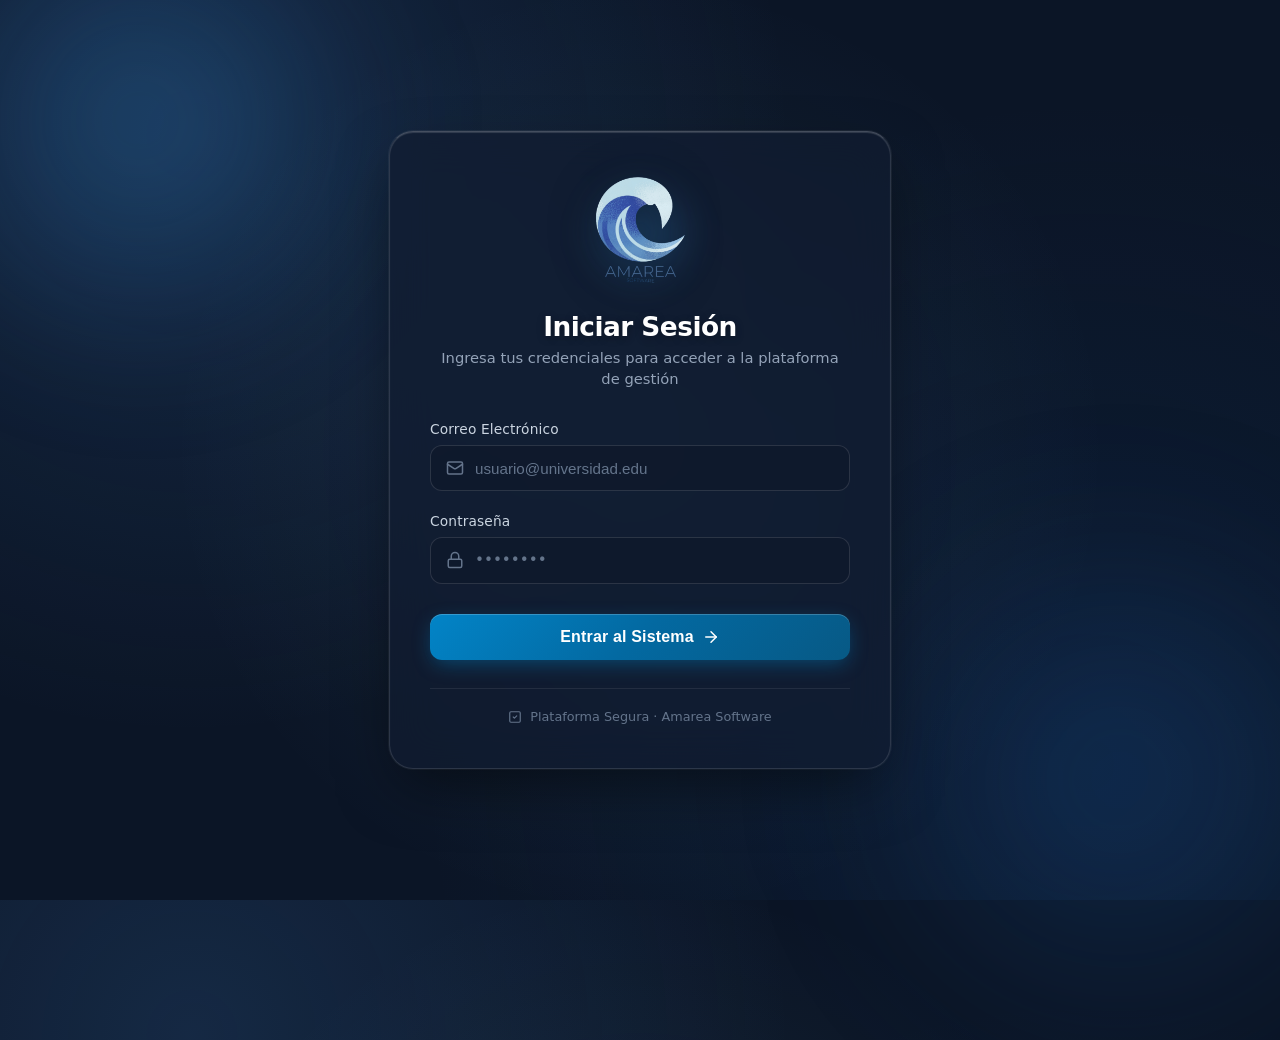
<file: src/main/resources/static/lider.html>
<!DOCTYPE html>
<html lang="es">

<head>
    <meta charset="UTF-8">
    <meta name="viewport" content="width=device-width, initial-scale=1.0">
    <title>Panel de Líder de Campaña - Centros de Acopio</title>
    <link rel="stylesheet" href="estilos.css">
</head>

<body>

    <!-- Panel Izquierdo: Gestión Estratégica de Campaña -->
    <div class="left-panel">
        <h2>Gestión de Campaña</h2>
        <p class="text-muted mb-2">Controla los objetivos, metas y centros de acopio asignados a tu contingencia.</p>

        <!-- Mensaje de alerta / error -->
        <div id="alertBox" class="alert-error">
            <span id="alertText"></span>
        </div>

        <!-- Selector de Pestañas / Acciones -->
        <div class="category-grid" id="actionGrid">
            <div class="category-card active" data-tab="metas">
                <span>Objetivo y Metas</span>
                <span>✓</span>
            </div>
            <div class="category-card" data-tab="vincular">
                <span>Vincular Centros</span>
                <span>✓</span>
            </div>
        </div>

        <!-- Formularios Dinámicos -->
        <div id="dynamicSections">

            <!-- SECCIÓN 1: Ajuste de Meta y Fechas -->
            <div class="form-section active" id="sec-metas">
                <div class="mb-1-5">
                    <label for="metaUnidades" class="font-semibold">Meta de Recolección (Unidades / Artículos)</label>
                    <input type="number" id="metaUnidades" placeholder="Ej. 5000" min="1" step="1" required>
                    <small class="text-muted text-sm">Objetivo total esperado para declarar cumplida la misión.</small>
                </div>

                <div class="mb-1-5">
                    <label for="fechaFin" class="font-semibold">Fecha Estimada de Cierre</label>
                    <input type="date" id="fechaFin">
                </div>

                <div class="mb-1-5">
                    <label for="descripcionCampania" class="font-semibold">Descripción y Enfoque Estratégico</label>
                    <textarea id="descripcionCampania" rows="3" class="w-full textarea-lider" placeholder="Detalles de la contingencia, prioridades de ayuda humanitaria..."></textarea>
                </div>

                <button type="button" class="btn btn-primary" id="btnActualizarCampania">Actualizar Parámetros</button>
            </div>

            <!-- SECCIÓN 2: Vincular Centros de Acopio -->
            <div class="form-section" id="sec-vincular">
                <div class="mb-1-5">
                    <label for="selectCentroDisponible" class="font-semibold">Seleccionar Centro de Acopio</label>
                    <select id="selectCentroDisponible" required>
                        <option value="">Cargando centros disponibles...</option>
                    </select>
                    <small class="text-muted text-sm">Centros de la red que aún no participan en esta campaña.</small>
                </div>

                <div class="info-card mb-1-5 info-card-dashed">
                    <p class="text-sm text-muted mb-0">
                        Al vincular un centro de acopio, sus encargados y voluntarios podrán registrar recepciones, transferencias y canalizaciones asignadas directamente a tu campaña.
                    </p>
                </div>

                <button type="button" class="btn btn-primary" id="btnVincularCentro">Vincular Centro a Campaña</button>
            </div>

        </div>

    </div>

    <!-- Panel Derecho: Métricas Consolidadas y Red de Centros -->
    <div class="right-panel">
        <!-- Navegación con Dropdown alineado -->
        <div class="nav-wrapper">
            <div class="dropdown dropdown-relative">
                <button type="button" class="dropbtn" id="dropBtn">Navegación ▾</button>
                <div class="dropdown-content" id="navDropdown">
                    <a href="menu.html" data-role="voluntario, encargado, coordinador, lider, institucion">Menú Principal</a>
                    <a href="recepcion.html" data-role="voluntario, encargado, coordinador">Nueva Recepción</a>
                    <a href="encargado.html" data-role="encargado, coordinador">Panel de Encargado</a>
                    <a href="lider.html" data-role="lider, coordinador">Gestión de Campaña (Líder)</a>
                    <a href="coordinador.html" data-role="coordinador">Dashboard Global</a>
                    <a href="institucion.html" data-role="institucion, coordinador">Panel de Institución</a>
                    <a href="index.html" id="btnLogout">Cerrar Sesión</a>
                </div>
            </div>
        </div>

        <!-- Encabezado de Campaña con Selector -->
        <div class="flex-between-center mb-1">
            <div>
                <h3 class="mt-0 mb-0" id="campaniaTitulo">Cargando Campaña...</h3>
                <p class="text-muted text-sm mt-0" id="campaniaSubtitulo">Monitoreo y rendimiento en tiempo real.</p>
            </div>
            <!-- Selector de Campaña para Líder y Coordinador -->
            <div style="min-width: 260px; display: flex; flex-direction: column; align-items: flex-end; gap: 6px;">
                <div style="width: 100%;">
                    <label for="selectCampaniaLider" class="font-semibold text-sm" style="display: block; margin-bottom: 4px;">Campaña en Gestión:</label>
                    <select id="selectCampaniaLider" style="width: 100%; padding: 6px 10px; font-size: 0.88rem; border-radius: 6px; border: 1px solid var(--border);">
                        <option value="">Cargando campañas...</option>
                    </select>
                </div>
                <span class="legend-item badge-campania-activa" id="badgeEstadoCampania">
                    Campaña Activa
                </span>
            </div>
        </div>

        <!-- Métricas Maestras de la Campaña -->
        <div class="dashboard-card mb-1-5">
            <div class="stat-grid">
                <div class="stat-box">
                    <h4>Stock Recaudado</h4>
                    <p id="statStockCampania">0</p>
                </div>
                <div class="stat-box">
                    <h4>Total Recibido</h4>
                    <p class="text-success" id="statTotalRecibido">0</p>
                </div>
                <div class="stat-box">
                    <h4>Total Entregado</h4>
                    <p id="statTotalEntregado">0</p>
                </div>
                <div class="stat-box">
                    <h4>Mermas Reportadas</h4>
                    <p class="text-danger" id="statTotalMermas">0</p>
                </div>
            </div>

            <!-- Barra de Avance hacia la Meta -->
            <div class="mt-2 pt-1 border-bottom">
                <div class="flex-between-end">
                    <strong class="text-sm">Meta de Campaña</strong>
                    <span class="text-sm text-muted" id="metaAvanceTexto">0 / 0 unidades (0%)</span>
                </div>
                <div class="progress-container">
                    <div class="progress-fill" id="progressBar"></div>
                </div>
            </div>
        </div>

        <!-- Centros de Acopio Participantes -->
        <div class="dashboard-card flex-1 mb-0">
            <div class="flex-between-end pb-1 border-bottom">
                <h4 class="mt-0 mb-0">Centros de Acopio Participantes</h4>
                <span class="text-sm text-muted" id="totalCentrosBadge">0 centros vinculados</span>
            </div>
            <ul class="history-list" id="listaCentrosParticipantes">
                <li>
                    <span class="text-muted text-sm">Cargando centros vinculados...</span>
                </li>
            </ul>
        </div>

    </div>

    <!-- Notificación Toast -->
    <div id="toastNotif" class="toast">Operación realizada con éxito</div>

    <script>
        // 1. Verificación de Seguridad y Sesión
        const rolActivo = (sessionStorage.getItem('rolActivo') || '').toLowerCase();
        const emailActivo = sessionStorage.getItem('email') || sessionStorage.getItem('usuarioEmail');
        const usuarioId = sessionStorage.getItem('usuarioId');

        if (!rolActivo && !emailActivo) {
            window.location.href = "index.html";
        } else if (rolActivo && rolActivo !== 'lider' && rolActivo !== 'coordinador') {
            alert("Acceso restringido: Solo Líderes de Campaña y Coordinadores tienen acceso a este módulo.");
            window.location.href = "menu.html";
        }

        // 2. Control de Navegación Dropdown
        const dropdownEl = document.querySelector('.dropdown');
        const dropBtn = document.getElementById('dropBtn');
        const navDropdown = document.getElementById('navDropdown');

        if (dropBtn && dropdownEl && navDropdown) {
            dropBtn.addEventListener('click', (e) => {
                e.stopPropagation();
                dropdownEl.classList.toggle('open');
                navDropdown.classList.toggle('show');
            });

            document.addEventListener('click', (e) => {
                if (!dropdownEl.contains(e.target)) {
                    dropdownEl.classList.remove('open');
                    navDropdown.classList.remove('show');
                }
            });
        }

        // Control de roles en los enlaces del menú
        document.querySelectorAll('#navDropdown a[data-role]').forEach(link => {
            const rolesPermitidos = (link.getAttribute('data-role') || '').toLowerCase();
            if (rolActivo && !rolesPermitidos.includes(rolActivo)) {
                link.style.display = 'none';
            }
        });

        // Logout
        const btnLogout = document.getElementById('btnLogout');
        if (btnLogout) {
            btnLogout.addEventListener('click', (e) => {
                sessionStorage.clear();
            });
        }

        // 3. Sistema de Tabs en Panel Izquierdo
        const tabCards = document.querySelectorAll('#actionGrid .category-card');
        const secMetas = document.getElementById('sec-metas');
        const secVincular = document.getElementById('sec-vincular');

        tabCards.forEach(card => {
            card.addEventListener('click', () => {
                tabCards.forEach(c => c.classList.remove('active'));
                card.classList.add('active');

                const tab = card.getAttribute('data-tab');
                if (tab === 'metas') {
                    secMetas.classList.add('active');
                    secVincular.classList.remove('active');
                } else {
                    secMetas.classList.remove('active');
                    secVincular.classList.add('active');
                }
            });
        });

        // 4. Utilidades de Notificación
        const alertBox = document.getElementById('alertBox');
        const alertText = document.getElementById('alertText');
        const toastNotif = document.getElementById('toastNotif');

        function mostrarError(msg) {
            if (alertBox && alertText) {
                alertText.innerText = msg;
                alertBox.style.display = 'block';
                setTimeout(() => { alertBox.style.display = 'none'; }, 6000);
            } else {
                alert(msg);
            }
        }

        function mostrarToast(msg) {
            if (toastNotif) {
                toastNotif.innerText = msg;
                toastNotif.classList.add('show');
                setTimeout(() => { toastNotif.classList.remove('show'); }, 3500);
            }
        }

        // 5. Estado Global del Módulo Líder
        let dashboardDataActual = null;
        let campaniaSeleccionadaId = null;
        const selectCampaniaLider = document.getElementById('selectCampaniaLider');

        function construirQueryAuth(campaniaIdParam) {
            let params = [];
            if (usuarioId) params.push(`usuarioId=${encodeURIComponent(usuarioId)}`);
            if (emailActivo) params.push(`email=${encodeURIComponent(emailActivo)}`);
            const targetCampId = campaniaIdParam || campaniaSeleccionadaId;
            if (targetCampId) params.push(`campaniaId=${encodeURIComponent(targetCampId)}`);
            return params.length > 0 ? `?${params.join('&')}` : '';
        }

        // 6. Carga y Renderizado del Dashboard
        async function cargarDashboard(campaniaIdParam) {
            try {
                const queryAuth = construirQueryAuth(campaniaIdParam);
                const res = await fetch(`/api/lider/dashboard${queryAuth}`);
                
                if (!res.ok) {
                    const errJson = await res.json().catch(() => null);
                    const msg = errJson && errJson.mensaje ? errJson.mensaje : `Error al cargar datos (${res.status})`;
                    mostrarError(msg);
                    return;
                }

                const data = await res.json();
                dashboardDataActual = data;
                campaniaSeleccionadaId = data.campaniaId;
                renderizarDashboard(data);

            } catch (err) {
                console.error("Error de conexión al cargar dashboard:", err);
                mostrarError("Error al contactar con el servidor. Revisa tu conexión de red.");
            }
        }

        function renderizarDashboard(data) {
            // Sincronizar y poblar selector de campañas disponibles
            if (selectCampaniaLider && data.campaniasDisponibles && data.campaniasDisponibles.length > 0) {
                const idActual = data.campaniaId || campaniaSeleccionadaId;
                selectCampaniaLider.innerHTML = '';
                data.campaniasDisponibles.forEach(c => {
                    const opt = document.createElement('option');
                    opt.value = c.id;
                    opt.textContent = c.nombre;
                    if (c.id === idActual) opt.selected = true;
                    selectCampaniaLider.appendChild(opt);
                });
                campaniaSeleccionadaId = idActual;
            }

            // Actualizar estado del badge
            const badgeEstado = document.getElementById('badgeEstadoCampania');
            if (badgeEstado) {
                if (data.activo) {
                    badgeEstado.className = 'legend-item badge-campania-activa';
                    badgeEstado.textContent = 'Campaña Activa';
                } else {
                    badgeEstado.className = 'legend-item text-danger';
                    badgeEstado.textContent = 'Campaña Inactiva';
                }
            }

            // Títulos y Encabezados
            document.getElementById('campaniaTitulo').innerText = data.campaniaNombre || 'Campaña Sin Nombre';
            document.getElementById('campaniaSubtitulo').innerText = data.descripcion || 'Sin descripción estratégica registrada.';

            // Campos del Formulario de Metas
            if (data.metaUnidades !== undefined) {
                document.getElementById('metaUnidades').value = data.metaUnidades;
            }
            if (data.fechaFin) {
                document.getElementById('fechaFin').value = data.fechaFin;
            }
            if (data.descripcion) {
                document.getElementById('descripcionCampania').value = data.descripcion;
            }

            // KPIs Numéricos
            const stockActual = Math.max(0, Math.round(Number(data.stockActual || 0)));
            const totalRecibido = Math.max(0, Math.round(Number(data.totalRecibido || 0)));
            const totalEntregado = Math.max(0, Math.round(Number(data.totalEntregado || 0)));
            const totalMermas = Math.max(0, Math.round(Number(data.totalMermas || 0)));
            const metaUnidades = Math.max(1, Math.round(Number(data.metaUnidades || 1)));

            // Calcular porcentaje real y representarlo de forma robusta
            const pctCalculado = metaUnidades > 0 ? (stockActual / metaUnidades) * 100 : 0;
            const pctDisplay = pctCalculado.toFixed(1);

            document.getElementById('statStockCampania').innerText = stockActual.toLocaleString();
            document.getElementById('statTotalRecibido').innerText = totalRecibido.toLocaleString();
            document.getElementById('statTotalEntregado').innerText = totalEntregado.toLocaleString();
            document.getElementById('statTotalMermas').innerText = totalMermas.toLocaleString();

            // Barra de Progreso y Texto Informativo
            document.getElementById('metaAvanceTexto').innerText = 
                `${stockActual.toLocaleString()} / ${metaUnidades.toLocaleString()} unidades (${pctDisplay}%)`;
            
            const progressBar = document.getElementById('progressBar');
            if (progressBar) {
                const anchoPorcentaje = Math.min(Math.max(pctCalculado, 0), 100);
                progressBar.style.width = `${anchoPorcentaje}%`;
            }

            // Lista de Centros Participantes
            const listaCentrosEl = document.getElementById('listaCentrosParticipantes');
            listaCentrosEl.innerHTML = '';

            const participantes = data.centrosParticipantes || [];
            document.getElementById('totalCentrosBadge').innerText = `${participantes.length} centros vinculados`;

            if (participantes.length === 0) {
                listaCentrosEl.innerHTML = '<li><span class="text-muted text-sm">No hay centros de acopio vinculados a esta campaña actualmente.</span></li>';
            } else {
                participantes.forEach(c => {
                    const li = document.createElement('li');
                    li.className = 'participante-item';

                    li.innerHTML = `
                        <div class="participante-info">
                            <strong>${c.nombreCentro}</strong>
                            <div class="text-muted text-sm">${c.institucion} &bull; ${c.ubicacion}</div>
                        </div>
                        <div class="participante-actions">
                            <div class="text-right">
                                <span class="font-bold">${Number(c.stockAportado || 0).toLocaleString()}</span>
                                <div class="text-muted text-sm">arts. en campaña</div>
                            </div>
                            <button type="button" class="btn btn-secondary text-danger btn-desvincular" 
                                onclick="desvincularCentro(${c.idCentro}, '${c.nombreCentro.replace(/'/g, "\\'")}')">
                                Desvincular
                            </button>
                        </div>
                    `;
                    listaCentrosEl.appendChild(li);
                });
            }

            // Dropdown de Centros Disponibles para Vincular
            const selectCentro = document.getElementById('selectCentroDisponible');
            selectCentro.innerHTML = '';

            const disponibles = data.centrosDisponibles || [];
            if (disponibles.length === 0) {
                const opt = document.createElement('option');
                opt.value = '';
                opt.innerText = 'Todos los centros ya están vinculados';
                selectCentro.appendChild(opt);
                selectCentro.disabled = true;
                document.getElementById('btnVincularCentro').disabled = true;
            } else {
                selectCentro.disabled = false;
                document.getElementById('btnVincularCentro').disabled = false;
                const optDefault = document.createElement('option');
                optDefault.value = '';
                optDefault.innerText = '-- Seleccione un centro de acopio --';
                selectCentro.appendChild(optDefault);

                disponibles.forEach(c => {
                    const opt = document.createElement('option');
                    opt.value = c.id;
                    opt.innerText = c.nombre;
                    selectCentro.appendChild(opt);
                });
            }
        }

        // 7. Evento: Actualizar Metas de la Campaña
        document.getElementById('btnActualizarCampania').addEventListener('click', async () => {
            const metaInput = document.getElementById('metaUnidades');
            const metaVal = Math.floor(Number(metaInput.value));
            const fechaFinVal = document.getElementById('fechaFin').value;
            const descVal = document.getElementById('descripcionCampania').value;

            if (!metaVal || metaVal < 1) {
                mostrarError("La meta de recolección debe ser un número entero mayor o igual a 1.");
                metaInput.focus();
                return;
            }

            metaInput.value = metaVal;

            const payload = {
                metaUnidades: metaVal,
                fechaFin: fechaFinVal ? fechaFinVal : null,
                descripcion: descVal ? descVal.trim() : ""
            };

            try {
                const queryAuth = construirQueryAuth();
                const res = await fetch(`/api/lider/campania${queryAuth}`, {
                    method: 'PUT',
                    headers: { 'Content-Type': 'application/json' },
                    body: JSON.stringify(payload)
                });

                if (!res.ok) {
                    const errJson = await res.json().catch(() => null);
                    mostrarError(errJson && errJson.mensaje ? errJson.mensaje : "Error al actualizar la campaña.");
                    return;
                }

                const dataActualizada = await res.json();
                renderizarDashboard(dataActualizada);
                mostrarToast("Parámetros de campaña actualizados con éxito");

            } catch (err) {
                console.error("Error al actualizar campaña:", err);
                mostrarError("No se pudo conectar con el servidor para actualizar.");
            }
        });

        // 8. Evento: Vincular Nuevo Centro
        document.getElementById('btnVincularCentro').addEventListener('click', async () => {
            const selectCentro = document.getElementById('selectCentroDisponible');
            const centroId = selectCentro.value;

            if (!centroId) {
                mostrarError("Por favor selecciona un centro de acopio para vincular.");
                return;
            }

            const payload = {
                centroId: parseInt(centroId, 10)
            };

            try {
                const queryAuth = construirQueryAuth();
                const res = await fetch(`/api/lider/centros/asociar${queryAuth}`, {
                    method: 'POST',
                    headers: { 'Content-Type': 'application/json' },
                    body: JSON.stringify(payload)
                });

                if (!res.ok) {
                    const errJson = await res.json().catch(() => null);
                    mostrarError(errJson && errJson.mensaje ? errJson.mensaje : "Error al vincular el centro.");
                    return;
                }

                const dataActualizada = await res.json();
                renderizarDashboard(dataActualizada);
                mostrarToast("Centro de acopio vinculado exitosamente");

            } catch (err) {
                console.error("Error al vincular centro:", err);
                mostrarError("No se pudo conectar con el servidor para vincular el centro.");
            }
        });

        // 9. Evento Global: Desvincular Centro
        window.desvincularCentro = async function(centroId, nombreCentro) {
            if (!confirm(`¿Estás seguro de desvincular el centro "${nombreCentro}" de esta campaña?`)) {
                return;
            }

            try {
                const queryAuth = construirQueryAuth();
                const res = await fetch(`/api/lider/centros/${centroId}${queryAuth}`, {
                    method: 'DELETE'
                });

                if (!res.ok) {
                    const errJson = await res.json().catch(() => null);
                    mostrarError(errJson && errJson.mensaje ? errJson.mensaje : "Error al desvincular el centro.");
                    return;
                }

                const dataActualizada = await res.json();
                renderizarDashboard(dataActualizada);
                mostrarToast(`Centro "${nombreCentro}" desvinculado de la campaña`);

            } catch (err) {
                console.error("Error al desvincular centro:", err);
                mostrarError("No se pudo conectar con el servidor para desvincular.");
            }
        };

        // Evento Selector de Campaña
        if (selectCampaniaLider) {
            selectCampaniaLider.addEventListener('change', () => {
                const selId = parseInt(selectCampaniaLider.value, 10);
                if (selId) {
                    campaniaSeleccionadaId = selId;
                    cargarDashboard(selId);
                }
            });
        }

        // Carga inicial
        cargarDashboard();
    </script>
</body>

</html>
</file>
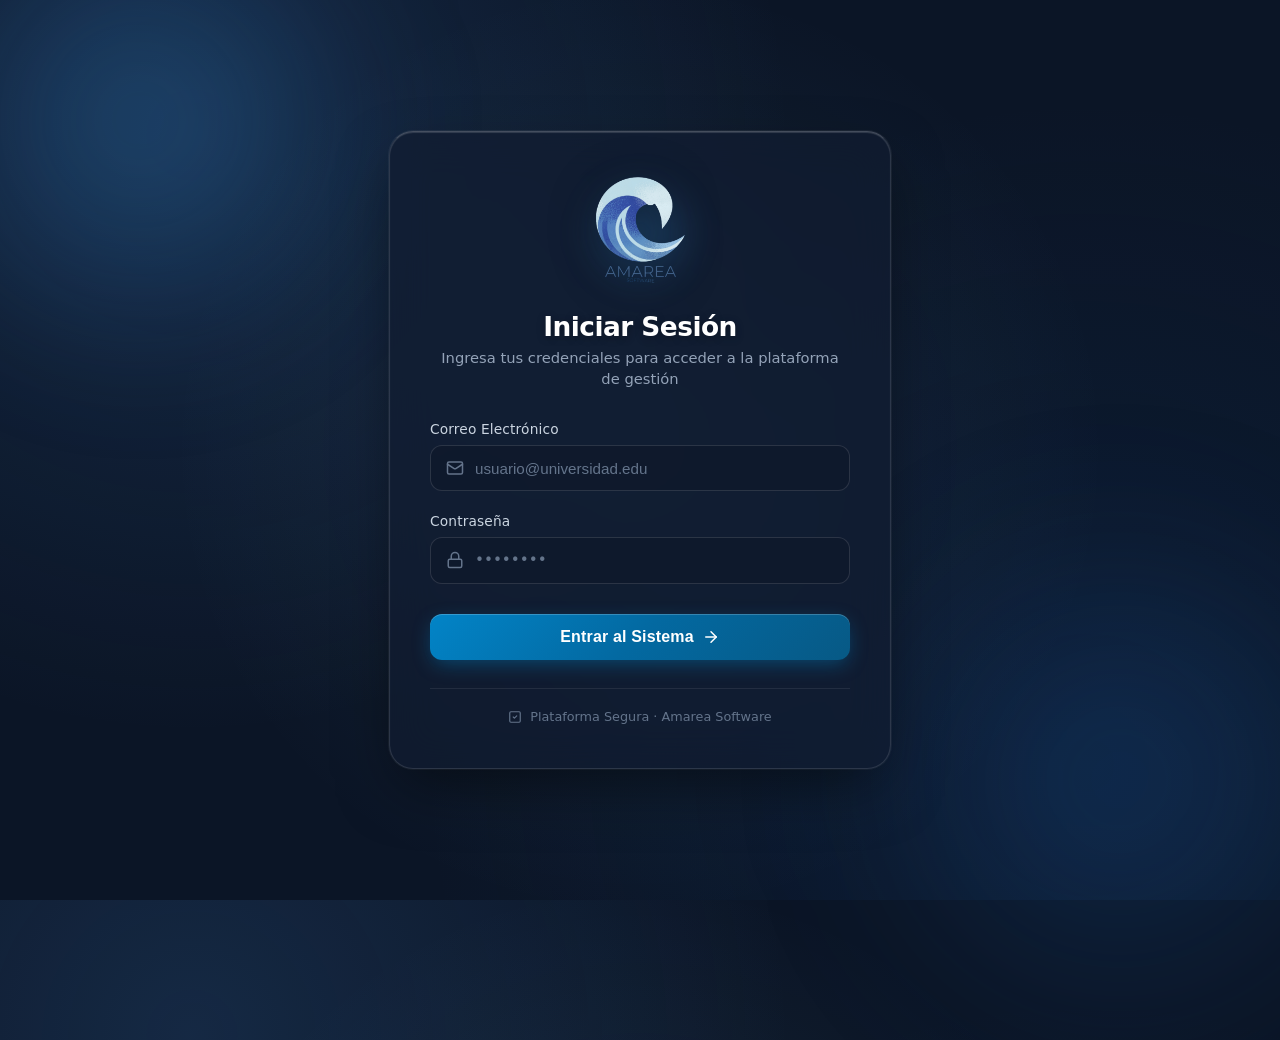
<file: src/main/resources/static/menu.html>
<!DOCTYPE html>
<html lang="es">

<head>
    <meta charset="UTF-8">
    <meta name="viewport" content="width=device-width, initial-scale=1.0">
    <title>Menú Principal - Centros de Acopio</title>
    <link rel="stylesheet" href="estilos.css">
</head>

<body class="menu-body">

    <div class="info-card menu-container">
        <h2 class="mt-0">Menú Principal</h2>
        <p class="text-muted">Selecciona el módulo al que deseas ingresar según tu rol asignado.</p>

        <div class="menu-grid-col">
            <!-- Módulo 1: Recepción -->
            <a href="recepcion.html" class="category-card menu-link-card"
                data-role="voluntario, encargado, coordinador">
                <h3 class="menu-title">Registro de Recepciones</h3>
                <p class="menu-desc">Registra nuevos artículos y donaciones al llegar al centro.</p>
            </a>

            <!-- Módulo 2: Panel de Encargado -->
            <a href="encargado.html" class="category-card menu-link-card" data-role="encargado, coordinador">
                <h3 class="menu-title">Gestión de Encargado</h3>
                <p class="menu-desc">Administra entregas, transferencias, mermas y ajustes de inventario.</p>
            </a>

            <!-- Módulo 3: Dashboard Global -->
            <a href="coordinador.html" class="category-card menu-link-card" data-role="coordinador">
                <h3 class="menu-title">Dashboard Global y Configuración</h3>
                <p class="menu-desc">Da de alta campañas, centros, activa cuentas y supervisa métricas.</p>
            </a>

            <!-- Módulo 4: Panel Institución Receptora -->
            <a href="institucion.html" class="category-card menu-link-card" data-role="institucion, coordinador">
                <h3 class="menu-title">Panel de Institución Receptora</h3>
                <p class="menu-desc">Consulta insumos canalizados y confirma recepciones de entregas oficiales.</p>
            </a>

            <!-- Módulo 5: Panel Líder de Campaña -->
            <a href="lider.html" class="category-card menu-link-card" data-role="lider, coordinador">
                <h3 class="menu-title">Gestión de Campaña (Líder)</h3>
                <p class="menu-desc">Supervisa la meta de tu campaña, métricas de recolección y centros de acopio vinculados.</p>
            </a>
        </div>

        <div class="text-right mt-2 pt-1 border-bottom">
            <a href="index.html" class="text-sm text-muted no-underline" onclick="sessionStorage.clear();">Cerrar
                Sesión</a>
        </div>
    </div>

    <script>
        // 1. Obtener identificador o email de la sesión activa
        let email = sessionStorage.getItem('email') || sessionStorage.getItem('usuarioEmail');
        const rolActivo = sessionStorage.getItem('rolActivo');
        const usuarioNombre = sessionStorage.getItem('usuarioNombre');

        // Si no hay ninguna sesión registrada, redirigir al login
        if (!email && !rolActivo) {
            window.location.href = 'index.html';
        }

        // Si viene el nombre del usuario, mostrar bienvenida personalizada
        if (usuarioNombre && rolActivo) {
            const parrafoSubtitulo = document.querySelector('.info-card > p.text-muted');
            if (parrafoSubtitulo) {
                parrafoSubtitulo.innerHTML = `Bienvenido(a), <strong>${usuarioNombre}</strong> (${rolActivo.toUpperCase()}). Selecciona el módulo al que deseas ingresar.`;
            }
        }

        // Filtrar dinámicamente las tarjetas según el rol activo
        function aplicarFiltroRol(rol) {
            if (!rol) return;
            const rolNorm = rol.trim().toLowerCase();
            const opcionesMenu = document.querySelectorAll('a[data-role]');
            opcionesMenu.forEach(card => {
                const rolesRaw = card.getAttribute('data-role') || '';
                const rolesPermitidos = rolesRaw.toLowerCase().split(',').map(r => r.trim());
                if (rolesPermitidos.includes(rolNorm) || rolNorm === 'coordinador') {
                    card.style.display = 'block';
                } else {
                    card.style.display = 'none';
                }
            });
        }

        // Aplicar filtro inicial de inmediato para evitar parpadeos
        if (rolActivo) {
            aplicarFiltroRol(rolActivo);
        }

        // Intentar validación silenciosa en backend si hay email disponible
        if (email) {
            fetch(`/api/menu/contexto?email=${encodeURIComponent(email)}`)
                .then(res => {
                    if (res.ok) return res.json();
                    return null;
                })
                .then(contexto => {
                    if (contexto && contexto.rol) {
                        sessionStorage.setItem('rolActivo', contexto.rol.toLowerCase());
                        sessionStorage.setItem('usuarioNombre', contexto.nombre);
                        sessionStorage.setItem('usuarioActivo', JSON.stringify(contexto));
                        if (contexto.id) {
                            sessionStorage.setItem('usuarioId', contexto.id);
                        }
                        if (contexto.centroId) {
                            sessionStorage.setItem('centroId', contexto.centroId);
                            sessionStorage.setItem('centroNombre', contexto.centroNombre || '');
                        }
                        if (contexto.institucionId) {
                            sessionStorage.setItem('institucionId', contexto.institucionId);
                            sessionStorage.setItem('institucionNombre', contexto.institucionNombre || '');
                        }
                        if (contexto.campaniaId) {
                            sessionStorage.setItem('campaniaId', contexto.campaniaId);
                            sessionStorage.setItem('campaniaNombre', contexto.campaniaNombre || '');
                        }
                        aplicarFiltroRol(contexto.rol);

                        const parrafoSubtitulo = document.querySelector('.info-card > p.text-muted');
                        if (parrafoSubtitulo) {
                            parrafoSubtitulo.innerHTML = `Bienvenido(a), <strong>${contexto.nombre}</strong> (${contexto.rol}). Selecciona el módulo al que deseas ingresar.`;
                        }
                    }
                })
                .catch(err => {
                    console.warn('Conexión con /api/menu/contexto:', err);
                });
        }
    </script>
</body>

</html>
</file>
<file: src/main/resources/static/estilos.css>
/* ==========================================================================
   1. Variables Globales y Tema
   ========================================================================== */
:root {
    --bg-light: #ffffff;
    --bg-gray: #f3f4f6;
    --text-dark: #1f2937;
    --text-muted: #6b7280;
    --border: #e5e7eb;
    --active-dark: #374151;
    --danger: #ef4444;
    --success: #10b981;
}

/* ==========================================================================
   2. Reset y Tipografía Base
   ========================================================================== */
body {
    font-family: 'Segoe UI', system-ui, sans-serif;
    margin: 0;
    display: flex;
    /* Corrección de scrollbars en split screen */
    min-height: 100vh;
    height: auto;
    overflow-x: hidden;
    color: var(--text-dark);
    background-color: var(--bg-light);
}

h1,
h2,
h3,
h4 {
    color: var(--text-dark);
}

/* ==========================================================================
   3. Layout Principal (Pantalla Dividida)
   ========================================================================== */
.left-panel {
    flex: 1.2;
    padding: 3rem 4rem;
    background: var(--bg-light);
    /* Se cambia auto por visible para eliminar la barra de scroll a mitad de pantalla */
    overflow-y: visible;
    animation: fadeInUp 0.45s cubic-bezier(0.16, 1, 0.3, 1) both;
}

.right-panel {
    flex: 0.8;
    background: var(--bg-gray);
    padding: 3rem 2rem;
    position: relative;
    display: flex;
    flex-direction: column;
    min-height: 100vh;
    box-sizing: border-box;
    animation: fadeInUp 0.55s cubic-bezier(0.16, 1, 0.3, 1) 0.08s both;
}

/* ==========================================================================
   4. Navegación Superior y Menú Desplegable
   ========================================================================== */
.nav-wrapper {
    width: 100%;
    display: flex;
    justify-content: flex-end;
    margin-bottom: 2rem;
    position: relative;
    z-index: 50;
}

.dropdown {
    position: relative;
    display: inline-block;
    z-index: 50;
}

.dropdown-relative {
    position: relative;
    top: 0;
    right: 0;
}

.dropbtn {
    background: white;
    border: 1px solid var(--border);
    padding: 0.5rem 1rem;
    border-radius: 6px;
    cursor: pointer;
    font-weight: 500;
    color: var(--text-dark);
    user-select: none;
    transition: background-color 0.15s ease, border-color 0.15s ease;
}

.dropbtn:hover,
.dropdown.open .dropbtn {
    background-color: var(--bg-gray);
    border-color: #d1d5db;
}

.dropdown-content {
    display: none;
    position: absolute;
    right: 0;
    top: 100%;
    background-color: white;
    min-width: 210px;
    box-shadow: 0px 8px 16px rgba(0, 0, 0, 0.1);
    border-radius: 6px;
    border: 1px solid var(--border);
    margin-top: 4px;
    z-index: 1000;
}

/* Puente invisible entre el botón y el menú para que el cursor no pierda el hover */
.dropdown-content::before {
    content: "";
    position: absolute;
    top: -10px;
    left: 0;
    right: 0;
    height: 10px;
    background: transparent;
}

.dropdown-content a {
    color: var(--text-dark);
    padding: 12px 16px;
    text-decoration: none;
    display: block;
    font-size: 0.95rem;
    transition: background-color 0.15s ease;
}

/* Mostrar tanto con hover, focus dentro o cuando está abierto con la clase open/show */
.dropdown:hover .dropdown-content,
.dropdown:focus-within .dropdown-content,
.dropdown.open .dropdown-content,
.dropdown-content.show {
    display: block;
}

.dropdown-content a:hover {
    background-color: var(--bg-gray);
}

/* ==========================================================================
   5. Tarjetas de Selección (Grid y Cards)
   ========================================================================== */
.category-grid {
    display: grid;
    grid-template-columns: repeat(2, 1fr);
    gap: 1rem;
    margin-bottom: 2rem;
}

.category-card {
    border: 1px solid var(--border);
    border-radius: 8px;
    padding: 1.2rem 1rem;
    cursor: pointer;
    transition: transform 0.2s cubic-bezier(0.4, 0, 0.2, 1),
                box-shadow 0.2s cubic-bezier(0.4, 0, 0.2, 1),
                border-color 0.2s ease,
                background-color 0.2s ease,
                color 0.2s ease;
    display: flex;
    justify-content: space-between;
    align-items: center;
    font-weight: 500;
    background-color: var(--bg-light);
    user-select: none;
}

.category-card:hover {
    transform: translateY(-2px);
    box-shadow: 0 4px 12px rgba(0, 0, 0, 0.08);
    border-color: #cbd5e1;
}

.category-card:active {
    transform: translateY(0) scale(0.98);
}

.category-card.active {
    background-color: var(--active-dark);
    color: white;
    border-color: var(--active-dark);
    box-shadow: 0 4px 10px rgba(55, 65, 81, 0.2);
}

.category-card span:nth-child(2) {
    display: none;
}

.category-card.active span:nth-child(2) {
    display: block;
}

/* ==========================================================================
   6. Formularios y Controles
   ========================================================================== */
.form-section {
    display: none;
    animation: fadeIn 0.3s ease-in-out;
}

.form-section.active {
    display: block;
}

label {
    display: block;
    color: var(--text-dark);
}

input[type="text"],
input[type="password"],
input[type="number"],
select {
    width: 100%;
    padding: 0.75rem;
    border: 1px solid var(--border);
    border-radius: 6px;
    margin-top: 0.5rem;
    box-sizing: border-box;
    font-family: inherit;
    font-size: 1rem;
    background-color: var(--bg-light);
}

input:focus,
select:focus {
    outline: none;
    border-color: var(--active-dark);
}

/* Grupo de cantidad y unidad de medida */
.input-unit-group {
    display: grid;
    grid-template-columns: 2fr 1fr;
    gap: 0.75rem;
}

/* ==========================================================================
   7. Botones
   ========================================================================== */
.btn {
    padding: 0.75rem 1.5rem;
    border-radius: 6px;
    font-weight: 600;
    font-size: 1rem;
    cursor: pointer;
    border: none;
    transition: transform 0.15s cubic-bezier(0.4, 0, 0.2, 1),
                box-shadow 0.15s cubic-bezier(0.4, 0, 0.2, 1),
                opacity 0.15s ease,
                background-color 0.15s ease;
    width: 100%;
    box-sizing: border-box;
    display: inline-flex;
    align-items: center;
    justify-content: center;
    user-select: none;
}

.btn:hover:not(:disabled) {
    transform: translateY(-1.5px);
    box-shadow: 0 4px 10px rgba(0, 0, 0, 0.12);
}

.btn:active:not(:disabled) {
    transform: translateY(0) scale(0.98);
    box-shadow: 0 2px 4px rgba(0, 0, 0, 0.08);
}

.btn:disabled {
    opacity: 0.6;
    cursor: not-allowed;
    transform: none !important;
    box-shadow: none !important;
}

.btn-primary {
    background-color: var(--active-dark);
    color: white;
}

.btn-primary:hover:not(:disabled) {
    background-color: #1f2937;
}

.btn-secondary {
    background-color: white;
    border: 1px solid var(--border);
    color: var(--text-dark);
}

.btn-secondary:hover:not(:disabled) {
    background-color: var(--bg-gray);
}

.btn-danger {
    background-color: var(--danger);
    color: white;
}

.btn-danger:hover:not(:disabled) {
    background-color: #dc2626;
}

/* ==========================================================================
   8. Componentes del Dashboard (Panel Derecho)
   ========================================================================== */
.info-card,
.dashboard-card {
    background: white;
    padding: 1.5rem;
    border-radius: 8px;
    box-shadow: 0 4px 6px rgba(0, 0, 0, 0.05);
}

.circle-icon {
    width: 2rem;
    height: 2rem;
    border-radius: 50%;
    background: var(--bg-gray);
    display: flex;
    align-items: center;
    justify-content: center;
}

/* Métricas Maestras */
.stat-grid {
    display: grid;
    grid-template-columns: repeat(2, 1fr);
    gap: 1rem;
}

.stat-box {
    background-color: var(--bg-gray);
    padding: 1rem;
    border-radius: 6px;
}

.stat-box h4 {
    margin: 0 0 0.5rem 0;
    font-size: 0.85rem;
    color: var(--text-muted);
}

.stat-box p {
    margin: 0;
    font-size: 1.25rem;
    font-weight: bold;
}

/* Historial de movimientos */
.history-list {
    list-style: none;
    padding: 0;
    margin: 0;
}

.history-list li {
    display: flex;
    justify-content: space-between;
    align-items: center;
    padding: 1rem 0;
    border-bottom: 1px solid var(--border);
}

.history-list li:last-child {
    border-bottom: none;
}

/* ==========================================================================
   9. Menú Principal (menu.html)
   ========================================================================== */
.menu-body {
    align-items: center;
    justify-content: center;
}

.menu-container {
    width: 100%;
    max-width: 600px;
    padding: 3rem;
}

.menu-grid-col {
    display: grid;
    grid-template-columns: 1fr;
    gap: 1rem;
    margin-top: 2rem;
}

.menu-link-card {
    text-decoration: none;
    display: block;
    transition: transform 0.25s cubic-bezier(0.4, 0, 0.2, 1),
                box-shadow 0.25s cubic-bezier(0.4, 0, 0.2, 1),
                border-color 0.2s ease;
}

.menu-link-card:hover {
    transform: translateY(-3px);
    box-shadow: 0 8px 20px rgba(0, 0, 0, 0.08);
    border-color: #cbd5e1;
}

.menu-link-card:active {
    transform: translateY(-1px) scale(0.99);
}

.menu-title {
    margin: 0 0 0.5rem 0;
    color: var(--active-dark);
}

.menu-desc {
    margin: 0;
    color: var(--text-muted);
    font-size: 0.9rem;
    font-weight: normal;
}

.no-underline {
    text-decoration: none;
}

.logout-container {
    margin-top: 2rem;
    border-top: 1px solid var(--border);
    padding-top: 1rem;
    text-align: right;
}

/* ==========================================================================
   10. Clases Utilitarias (Alineación y Espaciado)
   ========================================================================== */
.w-full {
    width: 100%;
    box-sizing: border-box;
}

.text-muted {
    color: var(--text-muted);
}

.text-sm {
    font-size: 0.85rem;
}

.text-danger {
    color: var(--danger);
}

.text-success {
    color: var(--success);
}

.font-semibold {
    font-weight: 600;
}

.font-bold {
    font-weight: bold;
}

.mb-0 {
    margin-bottom: 0;
}

.mb-1-5 {
    margin-bottom: 1.5rem;
}

.mb-2 {
    margin-bottom: 2rem;
}

.mt-0 {
    margin-top: 0;
}

.mt-2 {
    margin-top: 2rem;
}

.pb-1 {
    padding-bottom: 1rem;
}

.border-bottom {
    border-bottom: 1px solid var(--border);
}

.flex-1 {
    flex: 1;
    overflow-y: auto;
}

.flex-gap-1 {
    display: flex;
    gap: 1rem;
}

.flex-center-gap-1 {
    display: flex;
    align-items: center;
    gap: 1rem;
}

.flex-between-end {
    display: flex;
    justify-content: space-between;
    align-items: flex-end;
}

.text-right {
    text-align: right;
}

.text-left {
    text-align: left;
}

/* ==========================================================================
   11. Animaciones, Barra de Progreso y Toasts
   ========================================================================== */
@keyframes fadeIn {
    from {
        opacity: 0;
        transform: translateY(-5px);
    }
    to {
        opacity: 1;
        transform: translateY(0);
    }
}

/* 1. Animación de entrada suave para tarjetas y paneles (Fade-In Up) */
@keyframes fadeInUp {
    from {
        opacity: 0;
        transform: translateY(18px);
    }
    to {
        opacity: 1;
        transform: translateY(0);
    }
}

/* 4. Pulso suave para nuevos registros en el historial */
@keyframes pulseHighlight {
    0% {
        background-color: rgba(16, 185, 129, 0.22);
        transform: scale(1.015);
        box-shadow: 0 0 0 4px rgba(16, 185, 129, 0.15);
    }
    50% {
        background-color: rgba(16, 185, 129, 0.1);
        transform: scale(1.005);
    }
    100% {
        background-color: transparent;
        transform: scale(1);
        box-shadow: none;
    }
}

@keyframes progressShimmer {
    0% {
        background-position: -200% 0;
    }
    100% {
        background-position: 200% 0;
    }
}

.item-highlight-pulse {
    animation: pulseHighlight 2.5s cubic-bezier(0.25, 1, 0.5, 1) forwards;
    border-radius: 6px;
    padding-left: 0.5rem !important;
    padding-right: 0.5rem !important;
}

/* Aplicación de entrada Fade-In Up en tarjetas */
.info-card,
.dashboard-card,
.login-card {
    animation: fadeInUp 0.5s cubic-bezier(0.16, 1, 0.3, 1) both;
}

/* 3. Barra de progreso animada con transición elástica y gradiente dinámico */
.progress-container {
    width: 100%;
    background-color: var(--border);
    border-radius: 99px;
    height: 10px;
    margin-top: 0.5rem;
    overflow: hidden;
    box-shadow: inset 0 1px 3px rgba(0, 0, 0, 0.08);
}

.progress-fill {
    height: 100%;
    background: linear-gradient(90deg, #10b981 0%, #059669 50%, #34d399 100%);
    background-size: 200% 100%;
    width: 0%;
    border-radius: 99px;
    transition: width 0.9s cubic-bezier(0.34, 1.3, 0.64, 1);
    animation: progressShimmer 3s ease infinite;
}

.toast {
    position: fixed;
    bottom: 2rem;
    right: 2rem;
    background-color: var(--success);
    color: white;
    padding: 1rem 2rem;
    border-radius: 8px;
    box-shadow: 0 4px 12px rgba(0, 0, 0, 0.15);
    font-weight: 600;
    transform: translateY(100px);
    opacity: 0;
    transition: all 0.3s cubic-bezier(0.68, -0.55, 0.265, 1.55);
    z-index: 100;
}

.toast.show {
    transform: translateY(0);
    opacity: 1;
}

/* ==========================================================================
   12. Estilos Exclusivos y Modernos de Inicio de Sesión (Login)
   ========================================================================== */
.login-page-body {
    min-height: 100vh;
    display: flex;
    align-items: center;
    justify-content: center;
    background: radial-gradient(circle at 15% 15%, rgba(67, 131, 203, 0.18) 0%, transparent 45%),
                radial-gradient(circle at 85% 85%, rgba(20, 72, 135, 0.15) 0%, transparent 50%),
                radial-gradient(circle at 50% 50%, rgba(135, 206, 250, 0.08) 0%, transparent 60%),
                #0b1526;
    color: #e2e8f0;
    font-family: 'Segoe UI', system-ui, -apple-system, sans-serif;
    position: relative;
    overflow: hidden;
    padding: 1.5rem;
    box-sizing: border-box;
}

/* Efectos de fondo ambiental dinámicos */
.login-bg-glow-1 {
    position: absolute;
    width: 480px;
    height: 480px;
    border-radius: 50%;
    background: radial-gradient(circle, rgba(56, 149, 226, 0.28) 0%, rgba(30, 80, 150, 0.05) 70%, transparent 100%);
    top: -120px;
    left: -100px;
    filter: blur(60px);
    pointer-events: none;
    animation: floatGlow 12s ease-in-out infinite alternate;
}

.login-bg-glow-2 {
    position: absolute;
    width: 520px;
    height: 520px;
    border-radius: 50%;
    background: radial-gradient(circle, rgba(29, 99, 175, 0.25) 0%, rgba(14, 46, 89, 0.05) 70%, transparent 100%);
    bottom: -140px;
    right: -100px;
    filter: blur(70px);
    pointer-events: none;
    animation: floatGlow 14s ease-in-out infinite alternate-reverse;
}

@keyframes floatGlow {
    0% {
        transform: translateY(0) scale(1);
    }
    100% {
        transform: translateY(35px) scale(1.08);
    }
}

/* Tarjeta Glassmorphism de Login */
.login-card {
    background: rgba(17, 28, 49, 0.72);
    backdrop-filter: blur(20px);
    -webkit-backdrop-filter: blur(20px);
    border: 1px solid rgba(255, 255, 255, 0.12);
    border-top: 1px solid rgba(255, 255, 255, 0.22);
    padding: 2.75rem 2.5rem;
    border-radius: 24px;
    box-shadow: 0 24px 60px -12px rgba(0, 0, 0, 0.5),
                0 0 0 1px rgba(255, 255, 255, 0.06),
                inset 0 1px 1px rgba(255, 255, 255, 0.15);
    width: 100%;
    max-width: 420px;
    text-align: center;
    position: relative;
    z-index: 10;
    transition: transform 0.3s ease, box-shadow 0.3s ease;
}

.login-card:hover {
    box-shadow: 0 28px 70px -10px rgba(0, 0, 0, 0.6),
                0 0 30px rgba(56, 149, 226, 0.12);
}

/* Contenedor del Logotipo con resplandor y halo */
.login-brand {
    display: flex;
    flex-direction: column;
    align-items: center;
    margin-bottom: 2rem;
}

.login-logo-wrapper {
    position: relative;
    display: inline-flex;
    align-items: center;
    justify-content: center;
    margin-bottom: 1.25rem;
}

.login-logo-wrapper::after {
    content: '';
    position: absolute;
    width: 130px;
    height: 130px;
    border-radius: 50%;
    background: radial-gradient(circle, rgba(56, 149, 226, 0.35) 0%, transparent 70%);
    filter: blur(12px);
    z-index: 0;
    animation: pulseLogo 4s ease-in-out infinite alternate;
}

@keyframes pulseLogo {
    0% {
        transform: scale(0.92);
        opacity: 0.6;
    }
    100% {
        transform: scale(1.15);
        opacity: 0.95;
    }
}

.login-logo {
    width: 115px;
    height: auto;
    display: block;
    position: relative;
    z-index: 1;
    filter: drop-shadow(0 8px 24px rgba(0, 0, 0, 0.35));
    transition: transform 0.4s cubic-bezier(0.34, 1.56, 0.64, 1);
}

.login-logo:hover {
    transform: scale(1.05) rotate(2deg);
}

.login-header-title {
    color: #ffffff;
    font-size: 1.65rem;
    font-weight: 700;
    letter-spacing: -0.02em;
    margin: 0 0 0.4rem 0;
    text-shadow: 0 2px 8px rgba(0, 0, 0, 0.3);
}

.login-header-subtitle {
    color: #94a3b8;
    font-size: 0.92rem;
    margin: 0;
    font-weight: 400;
    line-height: 1.4;
}

/* Grupo de Inputs y Campos */
.login-input-group {
    margin-bottom: 1.35rem;
    text-align: left;
}

.login-label {
    display: block;
    font-size: 0.86rem;
    font-weight: 500;
    color: #cbd5e1;
    margin-bottom: 0.5rem;
    letter-spacing: 0.01em;
}

.login-field-box {
    position: relative;
    display: flex;
    align-items: center;
}

.login-field-icon {
    position: absolute;
    left: 1rem;
    color: #64748b;
    pointer-events: none;
    display: flex;
    align-items: center;
    justify-content: center;
    transition: color 0.2s ease;
}

.login-input {
    width: 100%;
    padding: 0.85rem 1rem 0.85rem 2.75rem !important;
    background: rgba(15, 23, 42, 0.65) !important;
    border: 1px solid rgba(255, 255, 255, 0.12) !important;
    border-radius: 12px !important;
    color: #ffffff !important;
    font-size: 0.95rem !important;
    margin-top: 0 !important;
    box-sizing: border-box;
    transition: all 0.25s cubic-bezier(0.4, 0, 0.2, 1) !important;
}

.login-input::placeholder {
    color: #64748b;
}

.login-input:focus {
    background: rgba(15, 23, 42, 0.85) !important;
    border-color: #38bdf8 !important;
    box-shadow: 0 0 0 4px rgba(56, 189, 248, 0.18), 0 4px 16px rgba(0, 0, 0, 0.2) !important;
}

.login-input:focus + .login-field-icon,
.login-field-box:focus-within .login-field-icon {
    color: #38bdf8;
}

/* Botón moderno de submit */
.btn-login {
    width: 100%;
    padding: 0.9rem 1.5rem;
    border-radius: 12px;
    font-weight: 600;
    font-size: 1rem;
    letter-spacing: 0.01em;
    cursor: pointer;
    border: none;
    background: linear-gradient(135deg, #0284c7 0%, #0369a1 50%, #075985 100%);
    color: #ffffff;
    box-shadow: 0 6px 20px -3px rgba(2, 132, 199, 0.45),
                inset 0 1px 0 rgba(255, 255, 255, 0.2);
    display: inline-flex;
    align-items: center;
    justify-content: center;
    gap: 0.5rem;
    transition: all 0.25s cubic-bezier(0.4, 0, 0.2, 1);
    margin-top: 0.5rem;
}

.btn-login:hover:not(:disabled) {
    background: linear-gradient(135deg, #0ea5e9 0%, #0284c7 50%, #0369a1 100%);
    transform: translateY(-2px);
    box-shadow: 0 10px 25px -3px rgba(2, 132, 199, 0.6),
                inset 0 1px 0 rgba(255, 255, 255, 0.3);
}

.btn-login:active:not(:disabled) {
    transform: translateY(0) scale(0.98);
    box-shadow: 0 4px 12px rgba(2, 132, 199, 0.3);
}

.btn-login:disabled {
    opacity: 0.65;
    cursor: not-allowed;
    background: #334155;
    box-shadow: none;
}

/* Alerta de Error estilizada */
.alert-error {
    display: none;
    padding: 0.85rem 1rem;
    border-radius: 10px;
    margin-bottom: 1.5rem;
    font-size: 0.88rem;
    background: rgba(239, 68, 68, 0.15);
    color: #fca5a5;
    border: 1px solid rgba(239, 68, 68, 0.35);
    backdrop-filter: blur(8px);
    text-align: left;
    display: none;
    align-items: center;
    gap: 0.6rem;
    animation: fadeIn 0.3s ease;
}

.login-footer-info {
    margin-top: 1.75rem;
    padding-top: 1.25rem;
    border-top: 1px solid rgba(255, 255, 255, 0.08);
    display: flex;
    align-items: center;
    justify-content: center;
    gap: 0.5rem;
    color: #64748b;
    font-size: 0.8rem;
}

.login-demo-info {
    font-size: 0.8rem;
    line-height: 1.5;
}

/* ==========================================================================
   14. Mapa Interactivo y Leyenda Semafórica (Leaflet)
   ========================================================================== */
.flex-between-center {
    display: flex;
    justify-content: space-between;
    align-items: center;
}

.map-legend {
    display: flex;
    gap: 0.75rem;
    font-size: 0.75rem;
    font-weight: 500;
    color: var(--text-muted);
}

.legend-item {
    display: flex;
    align-items: center;
    gap: 0.35rem;
}

.legend-dot {
    width: 9px;
    height: 9px;
    border-radius: 50%;
    display: inline-block;
}

.dot-green {
    background-color: #10b981;
}

.dot-yellow {
    background-color: #f59e0b;
}

.dot-red {
    background-color: #ef4444;
}

.custom-map-pin {
    background: transparent !important;
    border: none !important;
}

.leaflet-popup-content-wrapper {
    border-radius: 8px !important;
    box-shadow: 0 10px 25px -5px rgba(0, 0, 0, 0.1), 0 8px 10px -6px rgba(0, 0, 0, 0.1) !important;
}

.leaflet-popup-content {
    margin: 12px 14px !important;
    line-height: 1.4 !important;
}

#mapaCentros {
    height: 320px;
    width: 100%;
    border-radius: 8px;
    border: 1px solid var(--border);
    z-index: 1;
}

/* ==========================================================================
   15. Supervisor Institucional (institucion.html - Modo Coordinador)
   ========================================================================== */
.supervisor-card {
    display: none;
    background: #f8fafc;
    border: 1px solid var(--border);
}

.badge-coordinator {
    background: #e0e7ff;
    color: #3730a3;
    padding: 2px 8px;
    border-radius: 99px;
    font-weight: 600;
}

.supervisor-help-text {
    margin-top: 0.4rem;
    display: block;
}

/* ==========================================================================
   16. Panel Líder de Campaña (lider.html)
   ========================================================================== */
.textarea-lider {
    padding: 0.75rem;
    border: 1px solid var(--border);
    border-radius: 6px;
    resize: vertical;
}

.info-card-dashed {
    background: #f8fafc;
    border: 1px dashed var(--border);
}

.badge-campania-activa {
    padding: 0.35rem 0.75rem;
    border-radius: 99px;
    background: #e0f2fe;
    color: #0369a1;
    font-weight: 600;
    font-size: 0.85rem;
}

.participante-item {
    display: flex;
    justify-content: space-between;
    align-items: center;
    padding: 0.75rem 0;
    border-bottom: 1px solid var(--border);
}

.participante-info {
    flex: 1;
    padding-right: 1rem;
}

.participante-actions {
    display: flex;
    align-items: center;
    gap: 1rem;
}

.btn-desvincular {
    width: auto;
    padding: 0.35rem 0.75rem;
    font-size: 0.8rem;
}

/* ==========================================================================
   17. Predicción Predictiva de Desabasto y Utilidades Dinámicas
   ========================================================================== */
.d-none {
    display: none !important;
}

.prediccion-box {
    grid-column: span 2;
    background: #fdf2f2;
    border: 1px solid #fecaca;
    border-radius: 6px;
    padding: 1rem;
    transition: all 0.3s ease;
}

.prediccion-box.estable {
    background: #f0fdf4;
    border-color: #bbf7d0;
}

.prediccion-box.moderado {
    background: #fffbeb;
    border-color: #fde68a;
}

.prediccion-box h4 {
    display: flex;
    align-items: center;
    gap: 0.5rem;
    margin: 0 0 0.35rem 0;
    font-size: 0.85rem;
    font-weight: 600;
}

.prediccion-valor {
    margin: 0;
    font-size: 1.05rem;
    font-weight: bold;
}

.prediccion-detalle {
    margin-top: 0.25rem;
    font-size: 0.8rem;
    color: var(--text-muted);
}
</file>
